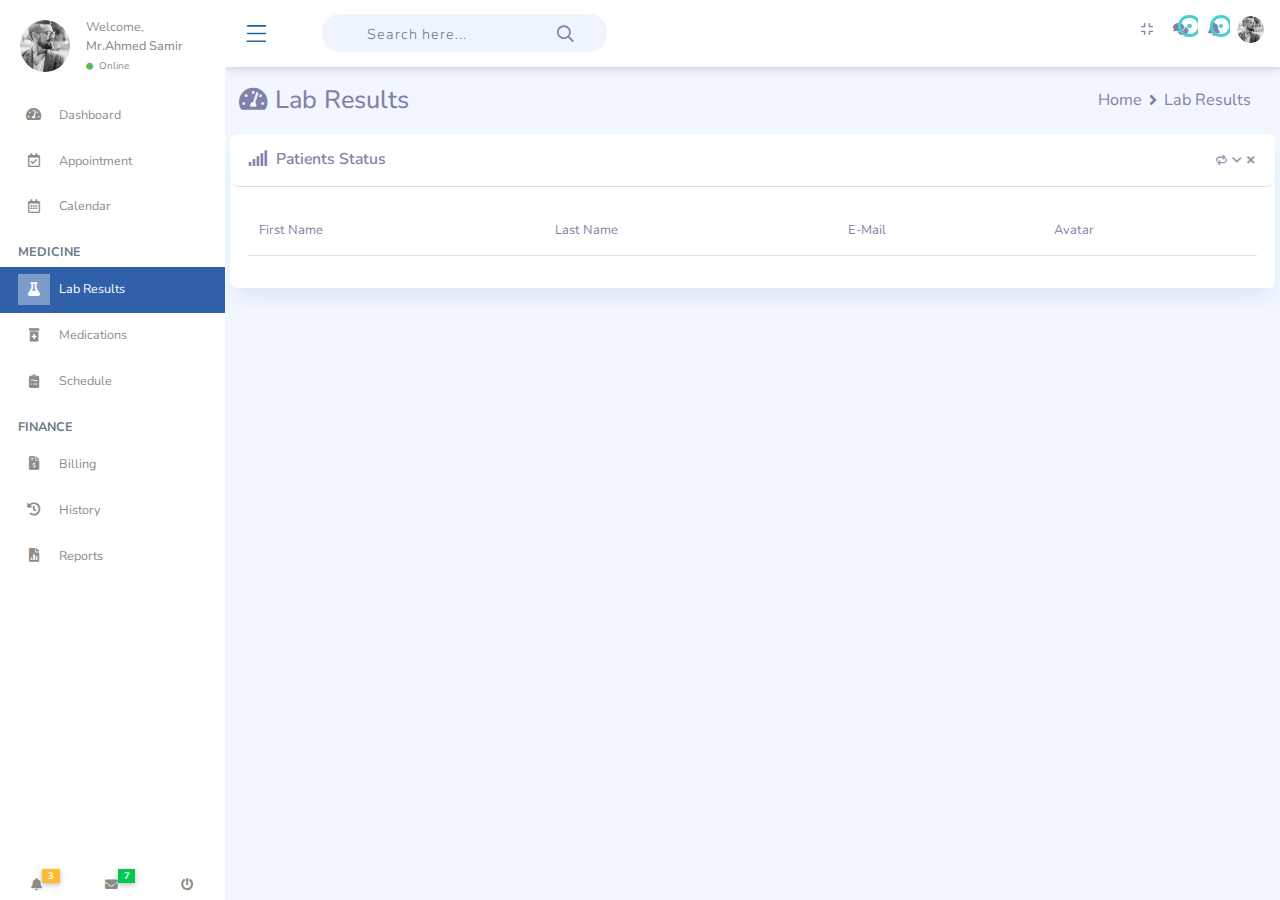
<file: Lab-Results.html>
<!--A Design by Medala Solution
Author: Ahmed Samir
Template Name: MedCare | Personal Care System Template
Author URL: https://www.facebook.com/a7med.samir.93
License URL: https://github.com/a7medsamirf/MedCare/blob/master/LICENSE
-->
<!DOCTYPE html>
<html lang="en" dir="ltr">

<head>
    <meta charset="utf-8">
    <meta name="viewport" content="width=device-width, initial-scale=1, shrink-to-fit=no">
    <meta http-equiv="x-ua-compatible" content="ie=edge">
    <title>MedCare System</title>
    <link rel='stylesheet' href='https://use.fontawesome.com/releases/v5.0.13/css/all.css'>
    <link href="assets/css/uicons-solid-rounded.css" rel="stylesheet">
    <!-- Font Awesome -->
    <link rel="stylesheet" href="assets/css/all.min.css" />
    <!-- Bootstrap core CSS -->
    <link rel="stylesheet" href="assets/css/bootstrap.css" />
    <!-- Material Design Bootstrap -->
    <link rel="stylesheet" href="assets/css/mdb.css" />
    <!-- Material Design Bootstrap -->
    <link rel="stylesheet" href="assets/css/addons/datatables.min.css" />
    <!-- aos animate -->
    <link href="assets/css/modules/aos.css" rel="stylesheet">
    <!-- custom styles (optional) -->
    <link rel="stylesheet" href="assets/css/style.css" />

    <!-- HTML5 Shim and Respond.js IE8 support of HTML5 elements and media queries -->
    <!-- WARNING: Respond.js doesn't work if you view the page via file:// -->
    <!--[if lt IE 9]>
    <script src="https://cdnjs.cloudflare.com/ajax/libs/html5shiv/3.7.3/html5shiv.min.js"></script>
    <script src="https://cdnjs.cloudflare.com/ajax/libs/respond.js/1.4.2/respond.min.js"></script>
    <![endif]-->

</head>

<body class="white-skin" id="home-page">


    <div class="page-wrapper light-theme sidebar-bg bg1 toggled">
        <nav id="sidebar" class="sidebar-wrapper">
            <div class="sidebar-content">
                <!-- sidebar-brand  -->
             <!--    <div class="sidebar-item sidebar-brand">
                    <h1 class="w">MedCare</h1>
                </div> -->
                <!-- sidebar-header  -->
                <div class="sidebar-item sidebar-header d-flex flex-nowrap">
                    <div class="user-pic">
                        <img class="img-responsive rounded-circle" src="assets/images/xs/user-img-1.png" alt="User picture">
                    </div>
                    <div class="user-info">
                        <span class="user-name">Welcome,  </span>
                        <a href="doctor-profile.html" class="user-name" data-toggle="dropdown"><strong>Mr.Ahmed Samir</strong></a>
                        <span class="user-status">
                            <i class="fa fa-circle"></i>
                            <span>Online</span>
                        </span>
                    </div>
                </div>
                <!-- sidebar-search  -->
                <div class="sidebar-item sidebar-search d-md-none">
                    <div>
                        <div class="input-group">
                            <input type="text" class="form-control search-menu" placeholder="Search...">
                            <div class="input-group-append">
                                <span class="input-group-text">
                                    <i class="fa fa-search" aria-hidden="true"></i>
                                </span>
                            </div>
                        </div>
                    </div>
                </div>
                <!-- sidebar-menu  -->
                <div class="sidebar-item sidebar-menu">
                    <ul>
                        <li>
                            <a href="index.html">
                                <i class="fas fa-tachometer-alt"></i>
                                <span class="menu-text">Dashboard </span>
                            </a>
                        </li>
                        <li class="">
                            <a href="app-appointment.html">
                                <i class="far fa-calendar-check"></i>
                                <span class="menu-text">Appointment </span>
                            </a>
                        </li>
                    
                        <li>
                            <a href="Chandler.html">
                                <i class="far fa-calendar-alt"></i>
                                <span class="menu-text">Calendar</span>
                            </a>
                        </li>
                        
                        <li class="header-menu">
                            <span>MEDICINE</span>
                        </li>
                        <li class="active">
                            <a href="Lab-Results.html">
                                <i class="fas fa-flask"></i>
                                <span class="menu-text">Lab Results</span>
                            </a>
                        </li>

                        <li>
                            <a href="">
                                <i class="fas fa-prescription-bottle-alt"></i>
                                <span class="menu-text">Medications</span>
                            </a>
                        </li>
                        <li>
                            <a href="">
                                <i class="fas fa-clipboard-list-check"></i>
                                <span class="menu-text">Schedule</span>
                            </a>
                        </li>

                        <li class="header-menu">
                            <span>FINANCE</span>
                        </li>
                        <li>
                            <a href="">
                                <i class="fas fa-file-invoice-dollar"></i>
                                <span class="menu-text">Billing</span>
                            </a>
                        </li>
                        <li>
                            <a href="">
                                <i class="fas fa-history"></i>
                                <span class="menu-text">History</span>
                            </a>           
                        </li>
                        <li>
                            <a href="">
                                <i class="fas fa-file-chart-line"></i>
                                <span class="menu-text">Reports</span>
                            </a>           
                        </li>
                        
                  
                    </ul>
                </div>
                <!-- sidebar-menu  -->
            </div>
            <!-- sidebar-footer  -->
            <div class="sidebar-footer">
                <div class="dropdown">

                    <a href="#" data-toggle="dropdown" aria-haspopup="true" aria-expanded="false">
                        <i class="fa fa-bell"></i>
                        <span class="badge badge-pill badge-warning notification">3</span>
                    </a>
                    <div class="dropdown-menu notifications" aria-labelledby="dropdownMenuMessage">
                        <div class="notifications-header">
                            <i class="fa fa-bell"></i>
                            Notifications
                        </div>
                        <div class="dropdown-divider"></div>
                        <a class="dropdown-item" href="#">
                            <div class="notification-content">
                                <div class="icon">
                                    <i class="fas fa-check text-success border border-success"></i>
                                </div>
                                <div class="content">
                                    <div class="notification-detail">Lorem ipsum dolor sit amet consectetur
                                        adipisicing
                                        elit. In totam explicabo</div>
                                    <div class="notification-time">
                                        6 minutes ago
                                    </div>
                                </div>
                            </div>
                        </a>
                        <a class="dropdown-item" href="#">
                            <div class="notification-content">
                                <div class="icon">
                                    <i class="fas fa-exclamation text-info border border-info"></i>
                                </div>
                                <div class="content">
                                    <div class="notification-detail">Lorem ipsum dolor sit amet consectetur
                                        adipisicing
                                        elit. In totam explicabo</div>
                                    <div class="notification-time">
                                        Today
                                    </div>
                                </div>
                            </div>
                        </a>
                        <a class="dropdown-item" href="#">
                            <div class="notification-content">
                                <div class="icon">
                                    <i class="fas fa-exclamation-triangle text-warning border border-warning"></i>
                                </div>
                                <div class="content">
                                    <div class="notification-detail">Lorem ipsum dolor sit amet consectetur
                                        adipisicing
                                        elit. In totam explicabo</div>
                                    <div class="notification-time">
                                        Yesterday
                                    </div>
                                </div>
                            </div>
                        </a>
                        <div class="dropdown-divider"></div>
                        <a class="dropdown-item text-center" href="#">View all notifications</a>
                    </div>
                </div>
                <div class="dropdown">
                    <a href="#" data-toggle="dropdown" aria-haspopup="true" aria-expanded="false">
                        <i class="fa fa-envelope"></i>
                        <span class="badge badge-pill badge-success notification">7</span>
                    </a>
                    <div class="dropdown-menu messages" aria-labelledby="dropdownMenuMessage">
                        <div class="messages-header">
                            <i class="fa fa-envelope"></i>
                            Messages
                        </div>
                        <div class="dropdown-divider"></div>
                        <a class="dropdown-item" href="#">
                            <div class="message-content">
                                <div class="pic">
                                    <img src="assets/img/user.jpg" alt="">
                                </div>
                                <div class="content">
                                    <div class="message-title">
                                        <strong> Jhon doe</strong>
                                    </div>
                                    <div class="message-detail">Lorem ipsum dolor sit amet consectetur adipisicing
                                        elit. In totam explicabo</div>
                                </div>
                            </div>

                        </a>
                        <a class="dropdown-item" href="#">
                            <div class="message-content">
                                <div class="pic">
                                    <img src="assets/img/user.jpg" alt="">
                                </div>
                                <div class="content">
                                    <div class="message-title">
                                        <strong> Jhon doe</strong>
                                    </div>
                                    <div class="message-detail">Lorem ipsum dolor sit amet consectetur adipisicing
                                        elit. In totam explicabo</div>
                                </div>
                            </div>

                        </a>
                        <a class="dropdown-item" href="#">
                            <div class="message-content">
                                <div class="pic">
                                    <img src="assets/img/user.jpg" alt="">
                                </div>
                                <div class="content">
                                    <div class="message-title">
                                        <strong> Jhon doe</strong>
                                    </div>
                                    <div class="message-detail">Lorem ipsum dolor sit amet consectetur adipisicing
                                        elit. In totam explicabo</div>
                                </div>
                            </div>
                        </a>
                        <div class="dropdown-divider"></div>
                        <a class="dropdown-item text-center" href="#">View all messages</a>

                    </div>
                </div>

                <div>
                    <a href="Login.html">
                        <i class="fa fa-power-off"></i>
                    </a>
                </div>
                <div class="pinned-footer">
                    <a href="#">
                        <i class="fas fa-ellipsis-h"></i>
                    </a>
                </div>
            </div>
        </nav>

        <!-- page-content  -->
        <main class="page-content">
            <!-- Navbar -->
            <nav class="navbar navbar-toggleable-md navbar-expand-lg scrolling-navbar double-nav">
                <!-- SideNav slide-out button -->

         <div class="iq-menu-bt " id="toggle-sidebar" data-activates="sidebar">

                        <svg class="ham ham6" viewBox="0 0 100 100" width="50" onclick="this.classList.toggle('active')">
                            <path
                                  class="line top"
                                  d="m 30,33 h 40 c 13.100415,0 14.380204,31.80258 6.899646,33.421777 -24.612039,5.327373 9.016154,-52.337577 -12.75751,-30.563913 l -28.284272,28.284272" />
                            <path
                                  class="line middle"
                                  d="m 70,50 c 0,0 -32.213436,0 -40,0 -7.786564,0 -6.428571,-4.640244 -6.428571,-8.571429 0,-5.895471 6.073743,-11.783399 12.286435,-5.570707 6.212692,6.212692 28.284272,28.284272 28.284272,28.284272" />
                            <path
                                  class="line bottom"
                                  d="m 69.575405,67.073826 h -40 c -13.100415,0 -14.380204,-31.80258 -6.899646,-33.421777 24.612039,-5.327373 -9.016154,52.337577 12.75751,30.563913 l 28.284272,-28.284272" />
                          </svg>
                                       
                 </div> 
              <div class="wrapper-menu" id="toggle-sidebar" data-activates="sidebar">
                    <div class="line-menu half start"></div>
                    <div class="line-menu"></div>
                    <div class="line-menu half end"></div>
                </div>

                <!-- Breadcrumb-->

                <div class="search-field d-none d-md-block ml-5">
                    <form class="d-flex align-items-center" action="#">
                        <div class="input-group">
                            <input type="text" class="form-control bg-transparent border-0"
                                placeholder="Search here...">
                            <div class="input-group-prepend bg-transparent">
                                <i class="far fa-search fa-lg"></i>
                            </div>

                        </div>
                    </form>
                </div>

                <ul class="navbar-nav ml-auto nav-flex-icons">
                    <li class="nav-item">
                        <a class="nav-link waves-effect waves-light">
                            <i data-toggle="fullscreen" class="far fa-compress"></i>
                        </a>
                    </li>
                    <li class="nav-item">
                        <a class="nav-link waves-effect waves-light">
                            <i class="fas fa-comments"></i>
                            <span class="notify"></span>
                            <span class="heartbeat"></span>
                        </a>
                    </li>
                    <li class="nav-item">
                        <a class="nav-link waves-effect waves-light">
                            <i class="fas fa-bell"></i>
                            <span class="notify"></span>
                            <span class="heartbeat"></span>
                        </a>
                    </li>
                    <li class="nav-item dropdown">
                        <a class="nav-link d-flex" id="navbarDropdownMenuLink"
                            data-toggle="dropdown" aria-haspopup="true" aria-expanded="true">
                            <img class="img-responsive rounded-circle" src="assets/images/xs/user-img-1.png" alt="User picture" style="width: 30px; position: relative; top: -4px;">
                        </a>
                        <div class="dropdown-menu dropdown-menu-right shadow animated fadeInRight"
                            aria-labelledby="userDropdown">
                            <a class="dropdown-item" href="doctor-profile.html">
                                <i class="fas fa-user fa-sm fa-fw mr-2 text-gray-400"></i>
                                Profile
                            </a>
                            <a class="dropdown-item" href="#">
                                <i class="fas fa-cogs fa-sm fa-fw mr-2 text-gray-400"></i>
                                Settings
                            </a>
                            <a class="dropdown-item" href="#">
                                <i class="fas fa-list fa-sm fa-fw mr-2 text-gray-400"></i>
                                Activity Log
                            </a>
                            <div class="dropdown-divider"></div>
                            <a class="dropdown-item" href="login.html">
                                <i class="fas fa-sign-out-alt fa-sm fa-fw mr-2 text-gray-400"></i>
                                Logout
                            </a>
                        </div>
                    </li>

                </ul>

            </nav>
            <!-- /.Navbar -->

            <div id="overlay" class="overlay"></div>


            <div class="container-fluid p-3">
                <div class="d-sm-flex align-items-center justify-content-between mb-3">
                    <h1 class="h3 mb-0 text-gray-800 breadcrumb-icone"><i
                            class="fas fa-tachometer-alt mr-2"></i>Lab Results</h1>
                    <nav aria-label="breadcrumb ">
                        <ol class="breadcrumb">
                            <li class="breadcrumb-item"><a href="index.html">Home</a></li>
                            <li class="breadcrumb-item active">Lab Results</li>
                        </ol>
                    </nav>
                </div>

                <div class="row">
                    <div class="col-lg-12 col-sm-12 mb-2">
                        <div class="card card-list">
                            <!-- Card Header - Dropdown -->
                            <div class="card-header white d-flex justify-content-between align-items-center py-3">
                                <p class="h5-responsive font-weight-bold mb-0"><i
                                        class="fas fa-signal pr-2"></i>Patients Status</p>
                                <div class="tools">
                                    <a class="fa fa-repeat btn-color box-refresh" href="javascript:;"></a>
                                    <a class="t-collapse btn-color fa fa-chevron-down" href="javascript:;"></a>
                                    <a class="t-close btn-color fa fa-times" href="javascript:;"></a>
                                </div>
                            </div>
        
                            <div class="card-body">
                                <table class="table">
                                    <thead>
                                        <tr>
                                            <th scope="col">First Name</th>
                                            <th scope="col">Last Name</th>
                                            <th scope="col">E-Mail</th>
                                            <th scope="col">Avatar</th>
                                        </tr>
                                    </thead>
                                    <tbody>

        


                                    </tbody>
                                </table>
                            </div>
                        </div>
                    </div>
                </div>



            </div>

    




</main>
<!-- page-content" -->
</div>
<!-- page-wrapper -->



        <!-- SCRIPTS -->
    <!-- JQuery -->
    <script type="text/javascript" src="assets/js/jquery-3.4.1.min.js"></script>
    <!-- Bootstrap tooltips -->
    <script type="text/javascript" src="assets/js/popper.min.js"></script>
    <!-- Bootstrap core JavaScript -->
    <script type="text/javascript" src="assets/js/bootstrap.min.js"></script>
    <!-- full screen JavaScript -->
    <script type="text/javascript" src="assets/js/jquery.full.screen.min.js"></script>
    <!-- datatables JavaScript -->
    <script type="text/javascript" src="assets/js/addons/datatables.min.js"></script>
    <!-- MDB core JavaScript -->
    <script type="text/javascript" src="assets/js/mdb.min.js"></script>
    <!--  ajax -->
    <script type="text/javascript" src="assets/js/ajax.js"></script>
    <!-- Custom JavaScript -->
    <script type="text/javascript" src="assets/js/custom.js"></script>
</body>

</html>
</file>
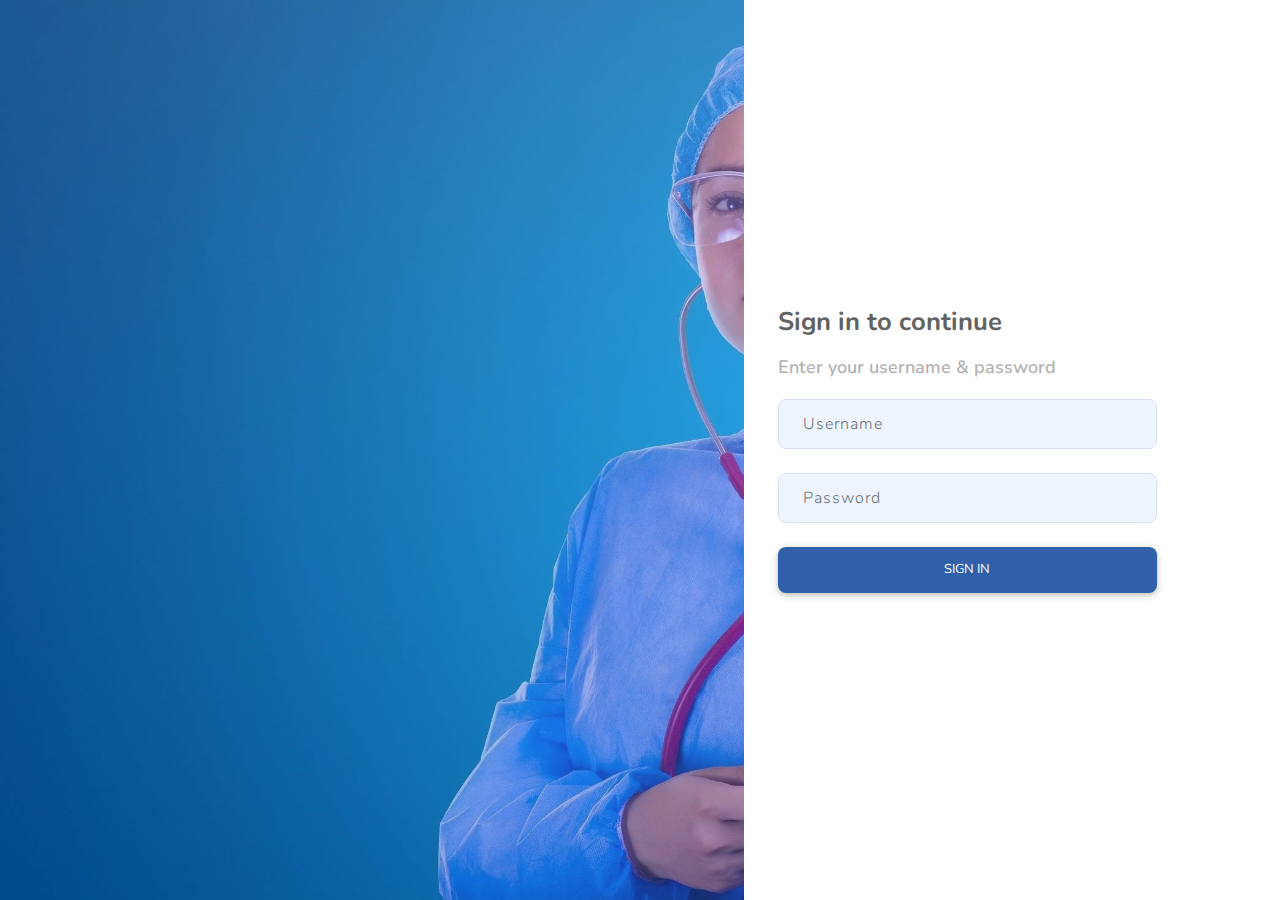
<file: login.html>
<!--A Design by Med Coder
    Author: Ahmed Samir
    Template Name: MedCare | Personal Care System Template
    Author URL: https://www.facebook.com/a7med.samir.93
    License URL: https://github.com/a7medsamirf/MedCare/blob/master/LICENSE
    -->
    <!DOCTYPE html>
    <html lang="en" dir="ltr">
    
    <head>
        <meta charset="utf-8">
        <meta name="viewport" content="width=device-width, initial-scale=1, shrink-to-fit=no">
        <meta http-equiv="x-ua-compatible" content="ie=edge">
        <title>MedCare System</title>
    
        <!-- Font Awesome -->
        <link rel="stylesheet" href="assets/css/all.min.css" />
        <!-- Bootstrap core CSS -->
        <link rel="stylesheet" href="assets/css/bootstrap.css" />
        <!-- Material Design Bootstrap -->
        <link rel="stylesheet" href="assets/css/mdb.css" />
        <!-- custom styles (optional) -->
        <link rel="stylesheet" href="assets/css/style.css" />
    
        <!-- HTML5 Shim and Respond.js IE8 support of HTML5 elements and media queries -->
        <!-- WARNING: Respond.js doesn't work if you view the page via file:// -->
        <!--[if lt IE 9]>
        <script src="https://cdnjs.cloudflare.com/ajax/libs/html5shiv/3.7.3/html5shiv.min.js"></script>
        <script src="https://cdnjs.cloudflare.com/ajax/libs/respond.js/1.4.2/respond.min.js"></script>
        <![endif]-->
    
    </head>
    <style>
        body{
            zoom: 100%;
            zoom: 1;
        }
        .login-img{
            height: 100vh;
        }
          .hm-gradient {
        background: linear-gradient(40deg, rgba(0,51,199,.3), rgba(209,149,249,.3));
      }
      .heading {
            font-size: 1.6rem;
            font-weight: 700;
            color: #626262 !important;
      }
      .subheading {
        margin: 2.5rem 6rem;
        color: #bcb2c0;
      }
      .btn.btn-margin {
        margin-left: 6rem;
        margin-top: 3rem;
      }
      .btn.btn-lily {
        background: linear-gradient(40deg, rgba(0,51,199,.7), rgba(209,149,249,.7));
        color: #fff;
      }
      .title {
        margin-top: 6rem;
        margin-bottom: 2rem;
        color: #5d4267;
      }
      .subtitle {
        color: #bcb2c0;
        margin-left: 20%;
        margin-right: 20%;
        margin-bottom: 6rem;
      }
      p {
    font-weight: 600;
    font-size: 18px;
    color: #b3b3b3;
}
.btn-info {
    color: #fff;
    background-color: #3060aa !important;
}
    </style>
    
    <body class="white-skin" id="login-page">
    
    <!--     <div class="bg-title"></div>
     -->
    
    
      <!-- Intro -->
      <section class="view" id="login">
    
        <div class="row">
            <div class="col-md-7">
                <div class="view">
                    <img src="assets/images/login3.jpg" class="img-responsive login-img" alt="smaple image">
                    <div class="mask flex-center hm-gradient">
                    </div>
                  </div>


              </div>
    
          <div class="col-md-4">
            <div class="d-flex flex-column justify-content-center h-100 p-4">
                <h1 class="heading mb-3">Sign in to continue</h1>
                <p>Enter your username & password </p>
           <!-- Default form login -->
    <form>
    

    
        <!-- Email -->
        <input type="email" id="defaultLoginFormEmail" class="form-control mb-4 p-4" placeholder="Username">
    
        <!-- Password -->
        <input type="password" id="defaultLoginFormPassword" class="form-control mb-4 p-4" placeholder="Password">
    

        <!-- Sign in button -->
        <a class="btn btn-info btn-block" type="submit" href="index.html">Sign in</a>
    

    
    
    
    </form>
    <!-- Default form login -->
            </div>
    
          </div>
    
    
    
        </div>
    
      </section>
      <!-- Intro -->
    
    
    
    
        <!-- SCRIPTS -->
        <!-- JQuery -->
        <script type="text/javascript" src="assets/js/jquery-3.4.1.min.js"></script>
        <!-- Bootstrap tooltips -->
        <script type="text/javascript" src="assets/js/popper.min.js"></script>
        <!-- Bootstrap core JavaScript -->
        <script type="text/javascript" src="assets/js/bootstrap.min.js"></script>
        <!-- MDB core JavaScript -->
        <script type="text/javascript" src="assets/js/mdb.min.js"></script>
        <!-- Custom JavaScript -->
        <script type="text/javascript" src="assets/js/custom.js"></script>
    
    </body>
    
    </html>
</file>
<file: assets/css/uicons-solid-rounded.css>
@font-face {
font-family: "uicons-solid-rounded";
src: url("../webfonts/uicons-solid-rounded.eot#iefix") format("embedded-opentype"),
url("../webfonts/uicons-solid-rounded.woff2") format("woff2"),
url("../webfonts/uicons-solid-rounded.woff") format("woff");
}

    i[class^="fi-sr-"]:before, i[class*=" fi-sr-"]:before, span[class^="fi-sr-"]:before, span[class*="fi-sr-"]:before {
font-family: uicons-solid-rounded !important;
font-style: normal;
font-weight: normal !important;
font-variant: normal;
text-transform: none;
line-height: 1;
-webkit-font-smoothing: antialiased;
-moz-osx-font-smoothing: grayscale;
}

        .fi-sr-add-document:before {
    content: "\f101";
    }
        .fi-sr-add-folder:before {
    content: "\f102";
    }
        .fi-sr-add:before {
    content: "\f103";
    }
        .fi-sr-address-book:before {
    content: "\f104";
    }
        .fi-sr-alarm-clock:before {
    content: "\f105";
    }
        .fi-sr-alarm-plus:before {
    content: "\f106";
    }
        .fi-sr-alarm-snooze:before {
    content: "\f107";
    }
        .fi-sr-align-center:before {
    content: "\f108";
    }
        .fi-sr-align-justify:before {
    content: "\f109";
    }
        .fi-sr-align-left:before {
    content: "\f10a";
    }
        .fi-sr-align-right:before {
    content: "\f10b";
    }
        .fi-sr-ambulance:before {
    content: "\f10c";
    }
        .fi-sr-angle-circle-down:before {
    content: "\f10d";
    }
        .fi-sr-angle-circle-left:before {
    content: "\f10e";
    }
        .fi-sr-angle-circle-right:before {
    content: "\f10f";
    }
        .fi-sr-angle-circle-up:before {
    content: "\f110";
    }
        .fi-sr-angle-double-left:before {
    content: "\f111";
    }
        .fi-sr-angle-double-right:before {
    content: "\f112";
    }
        .fi-sr-angle-double-small-down:before {
    content: "\f113";
    }
        .fi-sr-angle-double-small-left:before {
    content: "\f114";
    }
        .fi-sr-angle-double-small-right:before {
    content: "\f115";
    }
        .fi-sr-angle-double-small-up:before {
    content: "\f116";
    }
        .fi-sr-angle-down:before {
    content: "\f117";
    }
        .fi-sr-angle-left:before {
    content: "\f118";
    }
        .fi-sr-angle-right:before {
    content: "\f119";
    }
        .fi-sr-angle-small-down:before {
    content: "\f11a";
    }
        .fi-sr-angle-small-left:before {
    content: "\f11b";
    }
        .fi-sr-angle-small-right:before {
    content: "\f11c";
    }
        .fi-sr-angle-small-up:before {
    content: "\f11d";
    }
        .fi-sr-angle-square-down:before {
    content: "\f11e";
    }
        .fi-sr-angle-square-left:before {
    content: "\f11f";
    }
        .fi-sr-angle-square-right:before {
    content: "\f120";
    }
        .fi-sr-angle-square-up:before {
    content: "\f121";
    }
        .fi-sr-angle-up:before {
    content: "\f122";
    }
        .fi-sr-angry:before {
    content: "\f123";
    }
        .fi-sr-apple-whole:before {
    content: "\f124";
    }
        .fi-sr-apps-add:before {
    content: "\f125";
    }
        .fi-sr-apps-delete:before {
    content: "\f126";
    }
        .fi-sr-apps-sort:before {
    content: "\f127";
    }
        .fi-sr-apps:before {
    content: "\f128";
    }
        .fi-sr-archive:before {
    content: "\f129";
    }
        .fi-sr-arrow-alt-circle-down:before {
    content: "\f12a";
    }
        .fi-sr-arrow-alt-circle-left:before {
    content: "\f12b";
    }
        .fi-sr-arrow-alt-circle-right:before {
    content: "\f12c";
    }
        .fi-sr-arrow-alt-circle-up:before {
    content: "\f12d";
    }
        .fi-sr-arrow-alt-down:before {
    content: "\f12e";
    }
        .fi-sr-arrow-alt-from-bottom:before {
    content: "\f12f";
    }
        .fi-sr-arrow-alt-from-left:before {
    content: "\f130";
    }
        .fi-sr-arrow-alt-from-right:before {
    content: "\f131";
    }
        .fi-sr-arrow-alt-from-top:before {
    content: "\f132";
    }
        .fi-sr-arrow-alt-left:before {
    content: "\f133";
    }
        .fi-sr-arrow-alt-right:before {
    content: "\f134";
    }
        .fi-sr-arrow-alt-square-down:before {
    content: "\f135";
    }
        .fi-sr-arrow-alt-square-left:before {
    content: "\f136";
    }
        .fi-sr-arrow-alt-square-right:before {
    content: "\f137";
    }
        .fi-sr-arrow-alt-square-up:before {
    content: "\f138";
    }
        .fi-sr-arrow-alt-to-bottom:before {
    content: "\f139";
    }
        .fi-sr-arrow-alt-to-left:before {
    content: "\f13a";
    }
        .fi-sr-arrow-alt-to-right:before {
    content: "\f13b";
    }
        .fi-sr-arrow-alt-to-top:before {
    content: "\f13c";
    }
        .fi-sr-arrow-alt-up:before {
    content: "\f13d";
    }
        .fi-sr-arrow-circle-down:before {
    content: "\f13e";
    }
        .fi-sr-arrow-circle-left:before {
    content: "\f13f";
    }
        .fi-sr-arrow-circle-right:before {
    content: "\f140";
    }
        .fi-sr-arrow-circle-up:before {
    content: "\f141";
    }
        .fi-sr-arrow-down:before {
    content: "\f142";
    }
        .fi-sr-arrow-from-bottom:before {
    content: "\f143";
    }
        .fi-sr-arrow-from-left:before {
    content: "\f144";
    }
        .fi-sr-arrow-from-right:before {
    content: "\f145";
    }
        .fi-sr-arrow-from-top:before {
    content: "\f146";
    }
        .fi-sr-arrow-left:before {
    content: "\f147";
    }
        .fi-sr-arrow-right:before {
    content: "\f148";
    }
        .fi-sr-arrow-small-down:before {
    content: "\f149";
    }
        .fi-sr-arrow-small-left:before {
    content: "\f14a";
    }
        .fi-sr-arrow-small-right:before {
    content: "\f14b";
    }
        .fi-sr-arrow-small-up:before {
    content: "\f14c";
    }
        .fi-sr-arrow-square-down:before {
    content: "\f14d";
    }
        .fi-sr-arrow-square-left:before {
    content: "\f14e";
    }
        .fi-sr-arrow-square-right:before {
    content: "\f14f";
    }
        .fi-sr-arrow-square-up:before {
    content: "\f150";
    }
        .fi-sr-arrow-to-bottom:before {
    content: "\f151";
    }
        .fi-sr-arrow-to-left:before {
    content: "\f152";
    }
        .fi-sr-arrow-to-right:before {
    content: "\f153";
    }
        .fi-sr-arrow-to-top:before {
    content: "\f154";
    }
        .fi-sr-arrow-up:before {
    content: "\f155";
    }
        .fi-sr-arrows-alt-h:before {
    content: "\f156";
    }
        .fi-sr-arrows-alt-v:before {
    content: "\f157";
    }
        .fi-sr-arrows-alt:before {
    content: "\f158";
    }
        .fi-sr-arrows-h-copy:before {
    content: "\f159";
    }
        .fi-sr-arrows-h:before {
    content: "\f15a";
    }
        .fi-sr-arrows:before {
    content: "\f15b";
    }
        .fi-sr-assept-document:before {
    content: "\f15c";
    }
        .fi-sr-assistive-listening-systems:before {
    content: "\f15d";
    }
        .fi-sr-asterik:before {
    content: "\f15e";
    }
        .fi-sr-at:before {
    content: "\f15f";
    }
        .fi-sr-aubergine:before {
    content: "\f160";
    }
        .fi-sr-avocado:before {
    content: "\f161";
    }
        .fi-sr-baby-carriage:before {
    content: "\f162";
    }
        .fi-sr-backpack:before {
    content: "\f163";
    }
        .fi-sr-bacon:before {
    content: "\f164";
    }
        .fi-sr-badge:before {
    content: "\f165";
    }
        .fi-sr-balloons:before {
    content: "\f166";
    }
        .fi-sr-ban:before {
    content: "\f167";
    }
        .fi-sr-band-aid:before {
    content: "\f168";
    }
        .fi-sr-bank:before {
    content: "\f169";
    }
        .fi-sr-barber-shop:before {
    content: "\f16a";
    }
        .fi-sr-baseball-alt:before {
    content: "\f16b";
    }
        .fi-sr-baseball:before {
    content: "\f16c";
    }
        .fi-sr-basketball-hoop:before {
    content: "\f16d";
    }
        .fi-sr-basketball:before {
    content: "\f16e";
    }
        .fi-sr-bed:before {
    content: "\f16f";
    }
        .fi-sr-beer:before {
    content: "\f170";
    }
        .fi-sr-bell-ring:before {
    content: "\f171";
    }
        .fi-sr-bell-school:before {
    content: "\f172";
    }
        .fi-sr-bell:before {
    content: "\f173";
    }
        .fi-sr-bike:before {
    content: "\f174";
    }
        .fi-sr-biking-mountain:before {
    content: "\f175";
    }
        .fi-sr-biking:before {
    content: "\f176";
    }
        .fi-sr-billiard:before {
    content: "\f177";
    }
        .fi-sr-bold:before {
    content: "\f178";
    }
        .fi-sr-bolt:before {
    content: "\f179";
    }
        .fi-sr-book-alt:before {
    content: "\f17a";
    }
        .fi-sr-book:before {
    content: "\f17b";
    }
        .fi-sr-bookmark:before {
    content: "\f17c";
    }
        .fi-sr-bottle:before {
    content: "\f17d";
    }
        .fi-sr-bow-arrow:before {
    content: "\f17e";
    }
        .fi-sr-bowling-ball:before {
    content: "\f17f";
    }
        .fi-sr-bowling-pins:before {
    content: "\f180";
    }
        .fi-sr-bowling:before {
    content: "\f181";
    }
        .fi-sr-box-alt:before {
    content: "\f182";
    }
        .fi-sr-box:before {
    content: "\f183";
    }
        .fi-sr-boxing-glove:before {
    content: "\f184";
    }
        .fi-sr-braille:before {
    content: "\f185";
    }
        .fi-sr-bread-slice:before {
    content: "\f186";
    }
        .fi-sr-bread:before {
    content: "\f187";
    }
        .fi-sr-briefcase:before {
    content: "\f188";
    }
        .fi-sr-broccoli:before {
    content: "\f189";
    }
        .fi-sr-broom:before {
    content: "\f18a";
    }
        .fi-sr-browser:before {
    content: "\f18b";
    }
        .fi-sr-brush:before {
    content: "\f18c";
    }
        .fi-sr-bug:before {
    content: "\f18d";
    }
        .fi-sr-building:before {
    content: "\f18e";
    }
        .fi-sr-bulb:before {
    content: "\f18f";
    }
        .fi-sr-burrito:before {
    content: "\f190";
    }
        .fi-sr-bus-alt:before {
    content: "\f191";
    }
        .fi-sr-bus:before {
    content: "\f192";
    }
        .fi-sr-butterfly:before {
    content: "\f193";
    }
        .fi-sr-cake-birthday:before {
    content: "\f194";
    }
        .fi-sr-cake-wedding:before {
    content: "\f195";
    }
        .fi-sr-calculator:before {
    content: "\f196";
    }
        .fi-sr-calendar-check:before {
    content: "\f197";
    }
        .fi-sr-calendar-clock:before {
    content: "\f198";
    }
        .fi-sr-calendar-exclamation:before {
    content: "\f199";
    }
        .fi-sr-calendar-lines-pen:before {
    content: "\f19a";
    }
        .fi-sr-calendar-lines:before {
    content: "\f19b";
    }
        .fi-sr-calendar-minus:before {
    content: "\f19c";
    }
        .fi-sr-calendar-pen:before {
    content: "\f19d";
    }
        .fi-sr-calendar-plus:before {
    content: "\f19e";
    }
        .fi-sr-calendar:before {
    content: "\f19f";
    }
        .fi-sr-call-history:before {
    content: "\f1a0";
    }
        .fi-sr-call-incoming:before {
    content: "\f1a1";
    }
        .fi-sr-call-missed:before {
    content: "\f1a2";
    }
        .fi-sr-call-outgoing:before {
    content: "\f1a3";
    }
        .fi-sr-camera:before {
    content: "\f1a4";
    }
        .fi-sr-camping:before {
    content: "\f1a5";
    }
        .fi-sr-candy-alt:before {
    content: "\f1a6";
    }
        .fi-sr-candy:before {
    content: "\f1a7";
    }
        .fi-sr-canned-food:before {
    content: "\f1a8";
    }
        .fi-sr-car-alt:before {
    content: "\f1a9";
    }
        .fi-sr-car-battery:before {
    content: "\f1aa";
    }
        .fi-sr-car-building:before {
    content: "\f1ab";
    }
        .fi-sr-car-bump:before {
    content: "\f1ac";
    }
        .fi-sr-car-bus:before {
    content: "\f1ad";
    }
        .fi-sr-car-crash:before {
    content: "\f1ae";
    }
        .fi-sr-car-garage:before {
    content: "\f1af";
    }
        .fi-sr-car-mechanic:before {
    content: "\f1b0";
    }
        .fi-sr-car-side:before {
    content: "\f1b1";
    }
        .fi-sr-car-tilt:before {
    content: "\f1b2";
    }
        .fi-sr-car-wash:before {
    content: "\f1b3";
    }
        .fi-sr-car:before {
    content: "\f1b4";
    }
        .fi-sr-caravan-alt:before {
    content: "\f1b5";
    }
        .fi-sr-caravan:before {
    content: "\f1b6";
    }
        .fi-sr-caret-circle-down:before {
    content: "\f1b7";
    }
        .fi-sr-caret-circle-right:before {
    content: "\f1b8";
    }
        .fi-sr-caret-circle-up:before {
    content: "\f1b9";
    }
        .fi-sr-caret-down:before {
    content: "\f1ba";
    }
        .fi-sr-caret-left:before {
    content: "\f1bb";
    }
        .fi-sr-caret-quare-up:before {
    content: "\f1bc";
    }
        .fi-sr-caret-right:before {
    content: "\f1bd";
    }
        .fi-sr-caret-square-down:before {
    content: "\f1be";
    }
        .fi-sr-caret-square-left_1:before {
    content: "\f1bf";
    }
        .fi-sr-caret-square-left:before {
    content: "\f1c0";
    }
        .fi-sr-caret-square-right:before {
    content: "\f1c1";
    }
        .fi-sr-caret-up:before {
    content: "\f1c2";
    }
        .fi-sr-carrot:before {
    content: "\f1c3";
    }
        .fi-sr-cars:before {
    content: "\f1c4";
    }
        .fi-sr-charging-station:before {
    content: "\f1c5";
    }
        .fi-sr-chart-connected:before {
    content: "\f1c6";
    }
        .fi-sr-chart-histogram:before {
    content: "\f1c7";
    }
        .fi-sr-chart-network:before {
    content: "\f1c8";
    }
        .fi-sr-chart-pie-alt:before {
    content: "\f1c9";
    }
        .fi-sr-chart-pie:before {
    content: "\f1ca";
    }
        .fi-sr-chart-pyramid:before {
    content: "\f1cb";
    }
        .fi-sr-chart-set-theory:before {
    content: "\f1cc";
    }
        .fi-sr-chart-tree:before {
    content: "\f1cd";
    }
        .fi-sr-chat-arrow-down:before {
    content: "\f1ce";
    }
        .fi-sr-chat-arrow-grow:before {
    content: "\f1cf";
    }
        .fi-sr-check:before {
    content: "\f1d0";
    }
        .fi-sr-checkbox:before {
    content: "\f1d1";
    }
        .fi-sr-cheese:before {
    content: "\f1d2";
    }
        .fi-sr-cherry:before {
    content: "\f1d3";
    }
        .fi-sr-chess-piece:before {
    content: "\f1d4";
    }
        .fi-sr-chess-bishop:before {
    content: "\f1d5";
    }
        .fi-sr-chess-board:before {
    content: "\f1d6";
    }
        .fi-sr-chess-clock-alt:before {
    content: "\f1d7";
    }
        .fi-sr-chess-clock:before {
    content: "\f1d8";
    }
        .fi-sr-chess-king-alt:before {
    content: "\f1d9";
    }
        .fi-sr-chess-king:before {
    content: "\f1da";
    }
        .fi-sr-chess-knight-alt:before {
    content: "\f1db";
    }
        .fi-sr-chess-knight:before {
    content: "\f1dc";
    }
        .fi-sr-chess-pawn-alt:before {
    content: "\f1dd";
    }
        .fi-sr-chess-pawn:before {
    content: "\f1de";
    }
        .fi-sr-chess-queen-alt:before {
    content: "\f1df";
    }
        .fi-sr-chess-queen:before {
    content: "\f1e0";
    }
        .fi-sr-chess-rook-alt:before {
    content: "\f1e1";
    }
        .fi-sr-chess-rook:before {
    content: "\f1e2";
    }
        .fi-sr-chess:before {
    content: "\f1e3";
    }
        .fi-sr-chevron-double-down:before {
    content: "\f1e4";
    }
        .fi-sr-chevron-double-up:before {
    content: "\f1e5";
    }
        .fi-sr-child-head:before {
    content: "\f1e6";
    }
        .fi-sr-chocolate:before {
    content: "\f1e7";
    }
        .fi-sr-circle-small:before {
    content: "\f1e8";
    }
        .fi-sr-circle:before {
    content: "\f1e9";
    }
        .fi-sr-clip:before {
    content: "\f1ea";
    }
        .fi-sr-clock-eight-thirty:before {
    content: "\f1eb";
    }
        .fi-sr-clock-eleven-thirty:before {
    content: "\f1ec";
    }
        .fi-sr-clock-eleven:before {
    content: "\f1ed";
    }
        .fi-sr-clock-five-thirty:before {
    content: "\f1ee";
    }
        .fi-sr-clock-five:before {
    content: "\f1ef";
    }
        .fi-sr-clock-four-thirty:before {
    content: "\f1f0";
    }
        .fi-sr-clock-nine-thirty:before {
    content: "\f1f1";
    }
        .fi-sr-clock-nine:before {
    content: "\f1f2";
    }
        .fi-sr-clock-one-thirty:before {
    content: "\f1f3";
    }
        .fi-sr-clock-one:before {
    content: "\f1f4";
    }
        .fi-sr-clock-seven-thirty:before {
    content: "\f1f5";
    }
        .fi-sr-clock-seven:before {
    content: "\f1f6";
    }
        .fi-sr-clock-six-thirty:before {
    content: "\f1f7";
    }
        .fi-sr-clock-six:before {
    content: "\f1f8";
    }
        .fi-sr-clock-ten-thirty:before {
    content: "\f1f9";
    }
        .fi-sr-clock-ten:before {
    content: "\f1fa";
    }
        .fi-sr-clock-three-thirty:before {
    content: "\f1fb";
    }
        .fi-sr-clock-three:before {
    content: "\f1fc";
    }
        .fi-sr-clock-twelve-thirty:before {
    content: "\f1fd";
    }
        .fi-sr-clock-twelve:before {
    content: "\f1fe";
    }
        .fi-sr-clock-two-thirty:before {
    content: "\f1ff";
    }
        .fi-sr-clock-two:before {
    content: "\f200";
    }
        .fi-sr-clock:before {
    content: "\f201";
    }
        .fi-sr-cloud-upload:before {
    content: "\f202";
    }
        .fi-sr-cloud-check:before {
    content: "\f203";
    }
        .fi-sr-cloud-disabled:before {
    content: "\f204";
    }
        .fi-sr-cloud-download-alt:before {
    content: "\f205";
    }
        .fi-sr-cloud-download:before {
    content: "\f206";
    }
        .fi-sr-cloud-drizzle:before {
    content: "\f207";
    }
        .fi-sr-cloud-hail-mixed:before {
    content: "\f208";
    }
        .fi-sr-cloud-hail:before {
    content: "\f209";
    }
        .fi-sr-cloud-moon-rain:before {
    content: "\f20a";
    }
        .fi-sr-cloud-moon:before {
    content: "\f20b";
    }
        .fi-sr-cloud-rain:before {
    content: "\f20c";
    }
        .fi-sr-cloud-rainbow:before {
    content: "\f20d";
    }
        .fi-sr-cloud-share:before {
    content: "\f20e";
    }
        .fi-sr-cloud-showers-heavy:before {
    content: "\f20f";
    }
        .fi-sr-cloud-showers:before {
    content: "\f210";
    }
        .fi-sr-cloud-sleet:before {
    content: "\f211";
    }
        .fi-sr-cloud-snow:before {
    content: "\f212";
    }
        .fi-sr-cloud-sun-rain:before {
    content: "\f213";
    }
        .fi-sr-cloud-sun:before {
    content: "\f214";
    }
        .fi-sr-cloud-upload-alt:before {
    content: "\f215";
    }
        .fi-sr-cloud:before {
    content: "\f216";
    }
        .fi-sr-clouds-moon:before {
    content: "\f217";
    }
        .fi-sr-clouds-sun:before {
    content: "\f218";
    }
        .fi-sr-clouds:before {
    content: "\f219";
    }
        .fi-sr-club:before {
    content: "\f21a";
    }
        .fi-sr-cocktail-alt:before {
    content: "\f21b";
    }
        .fi-sr-cocktail:before {
    content: "\f21c";
    }
        .fi-sr-coffee-pot:before {
    content: "\f21d";
    }
        .fi-sr-coffee:before {
    content: "\f21e";
    }
        .fi-sr-comment-alt:before {
    content: "\f21f";
    }
        .fi-sr-comment-check:before {
    content: "\f220";
    }
        .fi-sr-comment-heart:before {
    content: "\f221";
    }
        .fi-sr-comment-info:before {
    content: "\f222";
    }
        .fi-sr-comment-user:before {
    content: "\f223";
    }
        .fi-sr-comment:before {
    content: "\f224";
    }
        .fi-sr-comments:before {
    content: "\f225";
    }
        .fi-sr-compress-alt:before {
    content: "\f226";
    }
        .fi-sr-compress:before {
    content: "\f227";
    }
        .fi-sr-computer:before {
    content: "\f228";
    }
        .fi-sr-confetti:before {
    content: "\f229";
    }
        .fi-sr-cookie:before {
    content: "\f22a";
    }
        .fi-sr-copy-alt:before {
    content: "\f22b";
    }
        .fi-sr-copy:before {
    content: "\f22c";
    }
        .fi-sr-copyright:before {
    content: "\f22d";
    }
        .fi-sr-corn:before {
    content: "\f22e";
    }
        .fi-sr-cow:before {
    content: "\f22f";
    }
        .fi-sr-cream:before {
    content: "\f230";
    }
        .fi-sr-credit-card:before {
    content: "\f231";
    }
        .fi-sr-cricket:before {
    content: "\f232";
    }
        .fi-sr-croissant:before {
    content: "\f233";
    }
        .fi-sr-cross-circle:before {
    content: "\f234";
    }
        .fi-sr-cross-small:before {
    content: "\f235";
    }
        .fi-sr-cross:before {
    content: "\f236";
    }
        .fi-sr-crown:before {
    content: "\f237";
    }
        .fi-sr-cube:before {
    content: "\f238";
    }
        .fi-sr-cupcake:before {
    content: "\f239";
    }
        .fi-sr-curling:before {
    content: "\f23a";
    }
        .fi-sr-cursor-finger:before {
    content: "\f23b";
    }
        .fi-sr-cursor-plus:before {
    content: "\f23c";
    }
        .fi-sr-cursor-text-alt:before {
    content: "\f23d";
    }
        .fi-sr-cursor-text:before {
    content: "\f23e";
    }
        .fi-sr-cursor:before {
    content: "\f23f";
    }
        .fi-sr-dart:before {
    content: "\f240";
    }
        .fi-sr-dashboard:before {
    content: "\f241";
    }
        .fi-sr-data-transfer:before {
    content: "\f242";
    }
        .fi-sr-database:before {
    content: "\f243";
    }
        .fi-sr-delete-document:before {
    content: "\f244";
    }
        .fi-sr-delete-user:before {
    content: "\f245";
    }
        .fi-sr-delete:before {
    content: "\f246";
    }
        .fi-sr-dewpoint:before {
    content: "\f247";
    }
        .fi-sr-diamond:before {
    content: "\f248";
    }
        .fi-sr-dice-alt:before {
    content: "\f249";
    }
        .fi-sr-dice-d10:before {
    content: "\f24a";
    }
        .fi-sr-dice-d12:before {
    content: "\f24b";
    }
        .fi-sr-dice-d20:before {
    content: "\f24c";
    }
        .fi-sr-dice-d4:before {
    content: "\f24d";
    }
        .fi-sr-dice-d6:before {
    content: "\f24e";
    }
        .fi-sr-dice-d8:before {
    content: "\f24f";
    }
        .fi-sr-dice-four:before {
    content: "\f250";
    }
        .fi-sr-dice-one:before {
    content: "\f251";
    }
        .fi-sr-dice-six:before {
    content: "\f252";
    }
        .fi-sr-dice-three:before {
    content: "\f253";
    }
        .fi-sr-dice-two:before {
    content: "\f254";
    }
        .fi-sr-dice:before {
    content: "\f255";
    }
        .fi-sr-diploma:before {
    content: "\f256";
    }
        .fi-sr-disco-ball:before {
    content: "\f257";
    }
        .fi-sr-disk:before {
    content: "\f258";
    }
        .fi-sr-dizzy:before {
    content: "\f259";
    }
        .fi-sr-doctor:before {
    content: "\f25a";
    }
        .fi-sr-document-signed:before {
    content: "\f25b";
    }
        .fi-sr-document:before {
    content: "\f25c";
    }
        .fi-sr-dollar:before {
    content: "\f25d";
    }
        .fi-sr-download:before {
    content: "\f25e";
    }
        .fi-sr-dreidel:before {
    content: "\f25f";
    }
        .fi-sr-drink-alt:before {
    content: "\f260";
    }
        .fi-sr-drumstick:before {
    content: "\f261";
    }
        .fi-sr-duplicate:before {
    content: "\f262";
    }
        .fi-sr-e-learning:before {
    content: "\f263";
    }
        .fi-sr-earnings:before {
    content: "\f264";
    }
        .fi-sr-eclipse-alt:before {
    content: "\f265";
    }
        .fi-sr-eclipse:before {
    content: "\f266";
    }
        .fi-sr-edit-alt:before {
    content: "\f267";
    }
        .fi-sr-edit:before {
    content: "\f268";
    }
        .fi-sr-egg-fried:before {
    content: "\f269";
    }
        .fi-sr-egg:before {
    content: "\f26a";
    }
        .fi-sr-engine-warning:before {
    content: "\f26b";
    }
        .fi-sr-envelope-ban:before {
    content: "\f26c";
    }
        .fi-sr-envelope-download:before {
    content: "\f26d";
    }
        .fi-sr-envelope-marker:before {
    content: "\f26e";
    }
        .fi-sr-envelope-open:before {
    content: "\f26f";
    }
        .fi-sr-envelope-plus:before {
    content: "\f270";
    }
        .fi-sr-envelope:before {
    content: "\f271";
    }
        .fi-sr-euro:before {
    content: "\f272";
    }
        .fi-sr-exchange-alt:before {
    content: "\f273";
    }
        .fi-sr-exchange:before {
    content: "\f274";
    }
        .fi-sr-exclamation:before {
    content: "\f275";
    }
        .fi-sr-expand-arrows-alt:before {
    content: "\f276";
    }
        .fi-sr-expand-arrows:before {
    content: "\f277";
    }
        .fi-sr-expand:before {
    content: "\f278";
    }
        .fi-sr-eye-crossed:before {
    content: "\f279";
    }
        .fi-sr-eye-dropper:before {
    content: "\f27a";
    }
        .fi-sr-eye:before {
    content: "\f27b";
    }
        .fi-sr-feather:before {
    content: "\f27c";
    }
        .fi-sr-ferris-wheel:before {
    content: "\f27d";
    }
        .fi-sr-field-hockey:before {
    content: "\f27e";
    }
        .fi-sr-fighter-jet:before {
    content: "\f27f";
    }
        .fi-sr-file-ai:before {
    content: "\f280";
    }
        .fi-sr-file-eps:before {
    content: "\f281";
    }
        .fi-sr-file-psd:before {
    content: "\f282";
    }
        .fi-sr-file:before {
    content: "\f283";
    }
        .fi-sr-fill:before {
    content: "\f284";
    }
        .fi-sr-film:before {
    content: "\f285";
    }
        .fi-sr-filter:before {
    content: "\f286";
    }
        .fi-sr-fingerprint:before {
    content: "\f287";
    }
        .fi-sr-fish:before {
    content: "\f288";
    }
        .fi-sr-flag:before {
    content: "\f289";
    }
        .fi-sr-flame:before {
    content: "\f28a";
    }
        .fi-sr-flip-horizontal:before {
    content: "\f28b";
    }
        .fi-sr-flower-bouquet:before {
    content: "\f28c";
    }
        .fi-sr-flower-tulip:before {
    content: "\f28d";
    }
        .fi-sr-flower:before {
    content: "\f28e";
    }
        .fi-sr-flushed:before {
    content: "\f28f";
    }
        .fi-sr-fog:before {
    content: "\f290";
    }
        .fi-sr-folder:before {
    content: "\f291";
    }
        .fi-sr-following:before {
    content: "\f292";
    }
        .fi-sr-football:before {
    content: "\f293";
    }
        .fi-sr-fork:before {
    content: "\f294";
    }
        .fi-sr-form:before {
    content: "\f295";
    }
        .fi-sr-forward:before {
    content: "\f296";
    }
        .fi-sr-fox:before {
    content: "\f297";
    }
        .fi-sr-french-fries:before {
    content: "\f298";
    }
        .fi-sr-frown:before {
    content: "\f299";
    }
        .fi-sr-ftp:before {
    content: "\f29a";
    }
        .fi-sr-gallery:before {
    content: "\f29b";
    }
        .fi-sr-game-board-alt:before {
    content: "\f29c";
    }
        .fi-sr-gamepad:before {
    content: "\f29d";
    }
        .fi-sr-garage-car:before {
    content: "\f29e";
    }
        .fi-sr-garage-open:before {
    content: "\f29f";
    }
        .fi-sr-garage:before {
    content: "\f2a0";
    }
        .fi-sr-garlic:before {
    content: "\f2a1";
    }
        .fi-sr-gas-pump-alt:before {
    content: "\f2a2";
    }
        .fi-sr-gas-pump-slash:before {
    content: "\f2a3";
    }
        .fi-sr-gas-pump:before {
    content: "\f2a4";
    }
        .fi-sr-gem:before {
    content: "\f2a5";
    }
        .fi-sr-gif:before {
    content: "\f2a6";
    }
        .fi-sr-gift:before {
    content: "\f2a7";
    }
        .fi-sr-gingerbread-man:before {
    content: "\f2a8";
    }
        .fi-sr-glass-cheers:before {
    content: "\f2a9";
    }
        .fi-sr-glass:before {
    content: "\f2aa";
    }
        .fi-sr-glasses:before {
    content: "\f2ab";
    }
        .fi-sr-globe-alt:before {
    content: "\f2ac";
    }
        .fi-sr-globe:before {
    content: "\f2ad";
    }
        .fi-sr-golf-ball:before {
    content: "\f2ae";
    }
        .fi-sr-golf-club:before {
    content: "\f2af";
    }
        .fi-sr-golf:before {
    content: "\f2b0";
    }
        .fi-sr-graduation-cap:before {
    content: "\f2b1";
    }
        .fi-sr-grape:before {
    content: "\f2b2";
    }
        .fi-sr-graphic-tablet:before {
    content: "\f2b3";
    }
        .fi-sr-grid-alt:before {
    content: "\f2b4";
    }
        .fi-sr-grid:before {
    content: "\f2b5";
    }
        .fi-sr-grill:before {
    content: "\f2b6";
    }
        .fi-sr-grimace:before {
    content: "\f2b7";
    }
        .fi-sr-grin-alt:before {
    content: "\f2b8";
    }
        .fi-sr-grin-beam-sweat:before {
    content: "\f2b9";
    }
        .fi-sr-grin-beam:before {
    content: "\f2ba";
    }
        .fi-sr-grin-hearts:before {
    content: "\f2bb";
    }
        .fi-sr-grin-squint-tears:before {
    content: "\f2bc";
    }
        .fi-sr-grin-squint:before {
    content: "\f2bd";
    }
        .fi-sr-grin-stars:before {
    content: "\f2be";
    }
        .fi-sr-grin-tears:before {
    content: "\f2bf";
    }
        .fi-sr-grin-tongue-squint:before {
    content: "\f2c0";
    }
        .fi-sr-grin-tongue-wink:before {
    content: "\f2c1";
    }
        .fi-sr-grin-tongue:before {
    content: "\f2c2";
    }
        .fi-sr-grin-wink:before {
    content: "\f2c3";
    }
        .fi-sr-grin:before {
    content: "\f2c4";
    }
        .fi-sr-guitar:before {
    content: "\f2c5";
    }
        .fi-sr-gym:before {
    content: "\f2c6";
    }
        .fi-sr-hamburger-soda:before {
    content: "\f2c7";
    }
        .fi-sr-hamburger:before {
    content: "\f2c8";
    }
        .fi-sr-hand-holding-heart:before {
    content: "\f2c9";
    }
        .fi-sr-hastag:before {
    content: "\f2ca";
    }
        .fi-sr-hat-birthday:before {
    content: "\f2cb";
    }
        .fi-sr-hat-chef:before {
    content: "\f2cc";
    }
        .fi-sr-head-side-thinking:before {
    content: "\f2cd";
    }
        .fi-sr-headphones:before {
    content: "\f2ce";
    }
        .fi-sr-headset:before {
    content: "\f2cf";
    }
        .fi-sr-heart-arrow:before {
    content: "\f2d0";
    }
        .fi-sr-heart:before {
    content: "\f2d1";
    }
        .fi-sr-heat:before {
    content: "\f2d2";
    }
        .fi-sr-helicopter-side:before {
    content: "\f2d3";
    }
        .fi-sr-hiking:before {
    content: "\f2d4";
    }
        .fi-sr-hockey-mask:before {
    content: "\f2d5";
    }
        .fi-sr-hockey-puck:before {
    content: "\f2d6";
    }
        .fi-sr-hockey-sticks:before {
    content: "\f2d7";
    }
        .fi-sr-home-location-alt:before {
    content: "\f2d8";
    }
        .fi-sr-home-location:before {
    content: "\f2d9";
    }
        .fi-sr-home:before {
    content: "\f2da";
    }
        .fi-sr-hotdog:before {
    content: "\f2db";
    }
        .fi-sr-hourglass-end:before {
    content: "\f2dc";
    }
        .fi-sr-hourglass:before {
    content: "\f2dd";
    }
        .fi-sr-house-flood:before {
    content: "\f2de";
    }
        .fi-sr-humidity:before {
    content: "\f2df";
    }
        .fi-sr-hurricane:before {
    content: "\f2e0";
    }
        .fi-sr-ice-cream:before {
    content: "\f2e1";
    }
        .fi-sr-ice-skate:before {
    content: "\f2e2";
    }
        .fi-sr-id-badge:before {
    content: "\f2e3";
    }
        .fi-sr-inbox-in:before {
    content: "\f2e4";
    }
        .fi-sr-inbox-out:before {
    content: "\f2e5";
    }
        .fi-sr-inbox:before {
    content: "\f2e6";
    }
        .fi-sr-incognito:before {
    content: "\f2e7";
    }
        .fi-sr-indent:before {
    content: "\f2e8";
    }
        .fi-sr-infinity:before {
    content: "\f2e9";
    }
        .fi-sr-info:before {
    content: "\f2ea";
    }
        .fi-sr-interactive:before {
    content: "\f2eb";
    }
        .fi-sr-interlining:before {
    content: "\f2ec";
    }
        .fi-sr-interrogation:before {
    content: "\f2ed";
    }
        .fi-sr-italic:before {
    content: "\f2ee";
    }
        .fi-sr-jam:before {
    content: "\f2ef";
    }
        .fi-sr-jpg:before {
    content: "\f2f0";
    }
        .fi-sr-key:before {
    content: "\f2f1";
    }
        .fi-sr-keyboard:before {
    content: "\f2f2";
    }
        .fi-sr-kiss-beam:before {
    content: "\f2f3";
    }
        .fi-sr-kiss-wink-heart:before {
    content: "\f2f4";
    }
        .fi-sr-kiss:before {
    content: "\f2f5";
    }
        .fi-sr-kite:before {
    content: "\f2f6";
    }
        .fi-sr-knife:before {
    content: "\f2f7";
    }
        .fi-sr-label:before {
    content: "\f2f8";
    }
        .fi-sr-laptop:before {
    content: "\f2f9";
    }
        .fi-sr-lasso:before {
    content: "\f2fa";
    }
        .fi-sr-laugh-beam:before {
    content: "\f2fb";
    }
        .fi-sr-laugh-squint:before {
    content: "\f2fc";
    }
        .fi-sr-laugh-wink:before {
    content: "\f2fd";
    }
        .fi-sr-laugh:before {
    content: "\f2fe";
    }
        .fi-sr-layers:before {
    content: "\f2ff";
    }
        .fi-sr-layout-fluid:before {
    content: "\f300";
    }
        .fi-sr-leaf:before {
    content: "\f301";
    }
        .fi-sr-lemon:before {
    content: "\f302";
    }
        .fi-sr-letter-case:before {
    content: "\f303";
    }
        .fi-sr-lettuce:before {
    content: "\f304";
    }
        .fi-sr-level-down-alt:before {
    content: "\f305";
    }
        .fi-sr-level-down:before {
    content: "\f306";
    }
        .fi-sr-level-up-alt:before {
    content: "\f307";
    }
        .fi-sr-level-up:before {
    content: "\f308";
    }
        .fi-sr-life-ring:before {
    content: "\f309";
    }
        .fi-sr-line-width:before {
    content: "\f30a";
    }
        .fi-sr-link:before {
    content: "\f30b";
    }
        .fi-sr-lipstick:before {
    content: "\f30c";
    }
        .fi-sr-list-check:before {
    content: "\f30d";
    }
        .fi-sr-list:before {
    content: "\f30e";
    }
        .fi-sr-loading:before {
    content: "\f30f";
    }
        .fi-sr-location-alt:before {
    content: "\f310";
    }
        .fi-sr-lock-alt:before {
    content: "\f311";
    }
        .fi-sr-lock:before {
    content: "\f312";
    }
        .fi-sr-luchador:before {
    content: "\f313";
    }
        .fi-sr-luggage-rolling:before {
    content: "\f314";
    }
        .fi-sr-magic-wand:before {
    content: "\f315";
    }
        .fi-sr-makeup-brush:before {
    content: "\f316";
    }
        .fi-sr-man-head:before {
    content: "\f317";
    }
        .fi-sr-map-marker-cross:before {
    content: "\f318";
    }
        .fi-sr-map-marker-home:before {
    content: "\f319";
    }
        .fi-sr-map-marker-minus:before {
    content: "\f31a";
    }
        .fi-sr-map-marker-plus:before {
    content: "\f31b";
    }
        .fi-sr-map-marker:before {
    content: "\f31c";
    }
        .fi-sr-map:before {
    content: "\f31d";
    }
        .fi-sr-marker-time:before {
    content: "\f31e";
    }
        .fi-sr-marker:before {
    content: "\f31f";
    }
        .fi-sr-mars-double:before {
    content: "\f320";
    }
        .fi-sr-mars:before {
    content: "\f321";
    }
        .fi-sr-mask-carnival:before {
    content: "\f322";
    }
        .fi-sr-medicine:before {
    content: "\f323";
    }
        .fi-sr-megaphone:before {
    content: "\f324";
    }
        .fi-sr-meh-blank:before {
    content: "\f325";
    }
        .fi-sr-meh-rolling-eyes:before {
    content: "\f326";
    }
        .fi-sr-meh:before {
    content: "\f327";
    }
        .fi-sr-melon:before {
    content: "\f328";
    }
        .fi-sr-menu-burger:before {
    content: "\f329";
    }
        .fi-sr-menu-dots-vertical:before {
    content: "\f32a";
    }
        .fi-sr-menu-dots:before {
    content: "\f32b";
    }
        .fi-sr-meteor:before {
    content: "\f32c";
    }
        .fi-sr-microphone-alt:before {
    content: "\f32d";
    }
        .fi-sr-microphone:before {
    content: "\f32e";
    }
        .fi-sr-minus-small:before {
    content: "\f32f";
    }
        .fi-sr-minus:before {
    content: "\f330";
    }
        .fi-sr-mobile:before {
    content: "\f331";
    }
        .fi-sr-mode-landscape:before {
    content: "\f332";
    }
        .fi-sr-mode-portrait:before {
    content: "\f333";
    }
        .fi-sr-money:before {
    content: "\f334";
    }
        .fi-sr-moon-stars:before {
    content: "\f335";
    }
        .fi-sr-moon:before {
    content: "\f336";
    }
        .fi-sr-motorcycle:before {
    content: "\f337";
    }
        .fi-sr-mountains:before {
    content: "\f338";
    }
        .fi-sr-mouse:before {
    content: "\f339";
    }
        .fi-sr-mug-alt:before {
    content: "\f33a";
    }
        .fi-sr-mug-hot-alt:before {
    content: "\f33b";
    }
        .fi-sr-mug-hot:before {
    content: "\f33c";
    }
        .fi-sr-mug-tea:before {
    content: "\f33d";
    }
        .fi-sr-mug:before {
    content: "\f33e";
    }
        .fi-sr-mushroom:before {
    content: "\f33f";
    }
        .fi-sr-music-file:before {
    content: "\f340";
    }
        .fi-sr-music-alt:before {
    content: "\f341";
    }
        .fi-sr-music:before {
    content: "\f342";
    }
        .fi-sr-navigation:before {
    content: "\f343";
    }
        .fi-sr-network-cloud:before {
    content: "\f344";
    }
        .fi-sr-network:before {
    content: "\f345";
    }
        .fi-sr-noodles:before {
    content: "\f346";
    }
        .fi-sr-notebook:before {
    content: "\f347";
    }
        .fi-sr-oil-can:before {
    content: "\f348";
    }
        .fi-sr-oil-temp:before {
    content: "\f349";
    }
        .fi-sr-olive-oil:before {
    content: "\f34a";
    }
        .fi-sr-olives:before {
    content: "\f34b";
    }
        .fi-sr-onion:before {
    content: "\f34c";
    }
        .fi-sr-opacity:before {
    content: "\f34d";
    }
        .fi-sr-package:before {
    content: "\f34e";
    }
        .fi-sr-paint-brush:before {
    content: "\f34f";
    }
        .fi-sr-palette:before {
    content: "\f350";
    }
        .fi-sr-pan:before {
    content: "\f351";
    }
        .fi-sr-paper-plane:before {
    content: "\f352";
    }
        .fi-sr-password:before {
    content: "\f353";
    }
        .fi-sr-pause:before {
    content: "\f354";
    }
        .fi-sr-paw:before {
    content: "\f355";
    }
        .fi-sr-peach:before {
    content: "\f356";
    }
        .fi-sr-pencil:before {
    content: "\f357";
    }
        .fi-sr-pennant:before {
    content: "\f358";
    }
        .fi-sr-pepper-hot:before {
    content: "\f359";
    }
        .fi-sr-pepper:before {
    content: "\f35a";
    }
        .fi-sr-pharmacy:before {
    content: "\f35b";
    }
        .fi-sr-phone-call:before {
    content: "\f35c";
    }
        .fi-sr-phone-cross:before {
    content: "\f35d";
    }
        .fi-sr-phone-pause:before {
    content: "\f35e";
    }
        .fi-sr-phone-slash:before {
    content: "\f35f";
    }
        .fi-sr-physics:before {
    content: "\f360";
    }
        .fi-sr-picnic:before {
    content: "\f361";
    }
        .fi-sr-picture:before {
    content: "\f362";
    }
        .fi-sr-pie:before {
    content: "\f363";
    }
        .fi-sr-pineapple:before {
    content: "\f364";
    }
        .fi-sr-ping-pong:before {
    content: "\f365";
    }
        .fi-sr-pizza-slice:before {
    content: "\f366";
    }
        .fi-sr-plane-alt:before {
    content: "\f367";
    }
        .fi-sr-plane:before {
    content: "\f368";
    }
        .fi-sr-plate:before {
    content: "\f369";
    }
        .fi-sr-play-alt:before {
    content: "\f36a";
    }
        .fi-sr-play:before {
    content: "\f36b";
    }
        .fi-sr-playing-cards:before {
    content: "\f36c";
    }
        .fi-sr-plus-small:before {
    content: "\f36d";
    }
        .fi-sr-plus:before {
    content: "\f36e";
    }
        .fi-sr-poker-chip:before {
    content: "\f36f";
    }
        .fi-sr-poo:before {
    content: "\f370";
    }
        .fi-sr-popcorn:before {
    content: "\f371";
    }
        .fi-sr-portrait:before {
    content: "\f372";
    }
        .fi-sr-pot:before {
    content: "\f373";
    }
        .fi-sr-pound:before {
    content: "\f374";
    }
        .fi-sr-power:before {
    content: "\f375";
    }
        .fi-sr-presentation:before {
    content: "\f376";
    }
        .fi-sr-print:before {
    content: "\f377";
    }
        .fi-sr-protractor:before {
    content: "\f378";
    }
        .fi-sr-pulse:before {
    content: "\f379";
    }
        .fi-sr-pumpkin:before {
    content: "\f37a";
    }
        .fi-sr-puzzle-piece:before {
    content: "\f37b";
    }
        .fi-sr-pyramid:before {
    content: "\f37c";
    }
        .fi-sr-quote-right:before {
    content: "\f37d";
    }
        .fi-sr-radish:before {
    content: "\f37e";
    }
        .fi-sr-rainbow:before {
    content: "\f37f";
    }
        .fi-sr-raindrops:before {
    content: "\f380";
    }
        .fi-sr-raquet:before {
    content: "\f381";
    }
        .fi-sr-rec:before {
    content: "\f382";
    }
        .fi-sr-receipt:before {
    content: "\f383";
    }
        .fi-sr-record-vinyl:before {
    content: "\f384";
    }
        .fi-sr-rectabgle-vertical:before {
    content: "\f385";
    }
        .fi-sr-rectangle-horizontal:before {
    content: "\f386";
    }
        .fi-sr-rectangle-panoramic:before {
    content: "\f387";
    }
        .fi-sr-recycle:before {
    content: "\f388";
    }
        .fi-sr-redo-alt:before {
    content: "\f389";
    }
        .fi-sr-redo:before {
    content: "\f38a";
    }
        .fi-sr-reflect:before {
    content: "\f38b";
    }
        .fi-sr-refresh:before {
    content: "\f38c";
    }
        .fi-sr-remove-user:before {
    content: "\f38d";
    }
        .fi-sr-reply-all:before {
    content: "\f38e";
    }
        .fi-sr-resize:before {
    content: "\f38f";
    }
        .fi-sr-resources:before {
    content: "\f390";
    }
        .fi-sr-restaurant:before {
    content: "\f391";
    }
        .fi-sr-rewind:before {
    content: "\f392";
    }
        .fi-sr-rhombus:before {
    content: "\f393";
    }
        .fi-sr-rings-wedding:before {
    content: "\f394";
    }
        .fi-sr-road:before {
    content: "\f395";
    }
        .fi-sr-rocket-lunch:before {
    content: "\f396";
    }
        .fi-sr-rocket:before {
    content: "\f397";
    }
        .fi-sr-room-service:before {
    content: "\f398";
    }
        .fi-sr-rotate-right:before {
    content: "\f399";
    }
        .fi-sr-rugby-helmet:before {
    content: "\f39a";
    }
        .fi-sr-rugby:before {
    content: "\f39b";
    }
        .fi-sr-running:before {
    content: "\f39c";
    }
        .fi-sr-rv:before {
    content: "\f39d";
    }
        .fi-sr-sad-cry:before {
    content: "\f39e";
    }
        .fi-sr-sad-tear:before {
    content: "\f39f";
    }
        .fi-sr-sad:before {
    content: "\f3a0";
    }
        .fi-sr-salad:before {
    content: "\f3a1";
    }
        .fi-sr-salt-pepper:before {
    content: "\f3a2";
    }
        .fi-sr-sandwich:before {
    content: "\f3a3";
    }
        .fi-sr-sauce:before {
    content: "\f3a4";
    }
        .fi-sr-sausage:before {
    content: "\f3a5";
    }
        .fi-sr-scale:before {
    content: "\f3a6";
    }
        .fi-sr-school-bus:before {
    content: "\f3a7";
    }
        .fi-sr-school:before {
    content: "\f3a8";
    }
        .fi-sr-scissors:before {
    content: "\f3a9";
    }
        .fi-sr-screen:before {
    content: "\f3aa";
    }
        .fi-sr-search-alt:before {
    content: "\f3ab";
    }
        .fi-sr-search-heart:before {
    content: "\f3ac";
    }
        .fi-sr-search:before {
    content: "\f3ad";
    }
        .fi-sr-settings-sliders:before {
    content: "\f3ae";
    }
        .fi-sr-settings:before {
    content: "\f3af";
    }
        .fi-sr-share:before {
    content: "\f3b0";
    }
        .fi-sr-shield-check:before {
    content: "\f3b1";
    }
        .fi-sr-shield-exclamation:before {
    content: "\f3b2";
    }
        .fi-sr-shield-interrogation:before {
    content: "\f3b3";
    }
        .fi-sr-shield-plus:before {
    content: "\f3b4";
    }
        .fi-sr-shield:before {
    content: "\f3b5";
    }
        .fi-sr-ship-side:before {
    content: "\f3b6";
    }
        .fi-sr-ship:before {
    content: "\f3b7";
    }
        .fi-sr-shop:before {
    content: "\f3b8";
    }
        .fi-sr-shopping-bag-add:before {
    content: "\f3b9";
    }
        .fi-sr-shopping-bag:before {
    content: "\f3ba";
    }
        .fi-sr-shopping-cart-add:before {
    content: "\f3bb";
    }
        .fi-sr-shopping-cart-check:before {
    content: "\f3bc";
    }
        .fi-sr-shopping-cart:before {
    content: "\f3bd";
    }
        .fi-sr-shrimp:before {
    content: "\f3be";
    }
        .fi-sr-shuffle:before {
    content: "\f3bf";
    }
        .fi-sr-shuttle-van:before {
    content: "\f3c0";
    }
        .fi-sr-shuttlecock:before {
    content: "\f3c1";
    }
        .fi-sr-sign-in-alt:before {
    content: "\f3c2";
    }
        .fi-sr-sign-in:before {
    content: "\f3c3";
    }
        .fi-sr-sign-out-alt:before {
    content: "\f3c4";
    }
        .fi-sr-sign-out:before {
    content: "\f3c5";
    }
        .fi-sr-signal-alt-1:before {
    content: "\f3c6";
    }
        .fi-sr-signal-alt-2:before {
    content: "\f3c7";
    }
        .fi-sr-signal-alt:before {
    content: "\f3c8";
    }
        .fi-sr-skateboard:before {
    content: "\f3c9";
    }
        .fi-sr-skating:before {
    content: "\f3ca";
    }
        .fi-sr-skewer:before {
    content: "\f3cb";
    }
        .fi-sr-ski-jump:before {
    content: "\f3cc";
    }
        .fi-sr-ski-lift:before {
    content: "\f3cd";
    }
        .fi-sr-skiing-nordic:before {
    content: "\f3ce";
    }
        .fi-sr-skiing:before {
    content: "\f3cf";
    }
        .fi-sr-sledding:before {
    content: "\f3d0";
    }
        .fi-sr-sleigh:before {
    content: "\f3d1";
    }
        .fi-sr-smartphone:before {
    content: "\f3d2";
    }
        .fi-sr-smile-beam:before {
    content: "\f3d3";
    }
        .fi-sr-smile-wink:before {
    content: "\f3d4";
    }
        .fi-sr-smile:before {
    content: "\f3d5";
    }
        .fi-sr-smog:before {
    content: "\f3d6";
    }
        .fi-sr-smoke:before {
    content: "\f3d7";
    }
        .fi-sr-snow-blowing:before {
    content: "\f3d8";
    }
        .fi-sr-snowboarding:before {
    content: "\f3d9";
    }
        .fi-sr-snowflake:before {
    content: "\f3da";
    }
        .fi-sr-snowflakes:before {
    content: "\f3db";
    }
        .fi-sr-snowmobile:before {
    content: "\f3dc";
    }
        .fi-sr-snowplow:before {
    content: "\f3dd";
    }
        .fi-sr-soap:before {
    content: "\f3de";
    }
        .fi-sr-sort-alpha-down-alt:before {
    content: "\f3df";
    }
        .fi-sr-sort-alpha-down:before {
    content: "\f3e0";
    }
        .fi-sr-sort-alpha-up-alt:before {
    content: "\f3e1";
    }
        .fi-sr-sort-alpha-up:before {
    content: "\f3e2";
    }
        .fi-sr-sort-alt:before {
    content: "\f3e3";
    }
        .fi-sr-sort-amount-down-alt:before {
    content: "\f3e4";
    }
        .fi-sr-sort-amount-down:before {
    content: "\f3e5";
    }
        .fi-sr-sort-amount-up-alt:before {
    content: "\f3e6";
    }
        .fi-sr-sort-amount-up:before {
    content: "\f3e7";
    }
        .fi-sr-sort-down:before {
    content: "\f3e8";
    }
        .fi-sr-sort-numeric-down-alt:before {
    content: "\f3e9";
    }
        .fi-sr-sort-numeric-down:before {
    content: "\f3ea";
    }
        .fi-sr-sort:before {
    content: "\f3eb";
    }
        .fi-sr-soup:before {
    content: "\f3ec";
    }
        .fi-sr-spa:before {
    content: "\f3ed";
    }
        .fi-sr-space-shuttle:before {
    content: "\f3ee";
    }
        .fi-sr-spade:before {
    content: "\f3ef";
    }
        .fi-sr-sparkles:before {
    content: "\f3f0";
    }
        .fi-sr-speaker:before {
    content: "\f3f1";
    }
        .fi-sr-sphere:before {
    content: "\f3f2";
    }
        .fi-sr-spinner:before {
    content: "\f3f3";
    }
        .fi-sr-spoon:before {
    content: "\f3f4";
    }
        .fi-sr-square-root:before {
    content: "\f3f5";
    }
        .fi-sr-square:before {
    content: "\f3f6";
    }
        .fi-sr-star-octogram:before {
    content: "\f3f7";
    }
        .fi-sr-star:before {
    content: "\f3f8";
    }
        .fi-sr-starfighter:before {
    content: "\f3f9";
    }
        .fi-sr-stars:before {
    content: "\f3fa";
    }
        .fi-sr-stats:before {
    content: "\f3fb";
    }
        .fi-sr-steak:before {
    content: "\f3fc";
    }
        .fi-sr-steering-wheel:before {
    content: "\f3fd";
    }
        .fi-sr-stethoscope:before {
    content: "\f3fe";
    }
        .fi-sr-sticker:before {
    content: "\f3ff";
    }
        .fi-sr-stop:before {
    content: "\f400";
    }
        .fi-sr-stopwatch:before {
    content: "\f401";
    }
        .fi-sr-strawberry:before {
    content: "\f402";
    }
        .fi-sr-subtitles:before {
    content: "\f403";
    }
        .fi-sr-subway:before {
    content: "\f404";
    }
        .fi-sr-sun:before {
    content: "\f405";
    }
        .fi-sr-sunrise-alt:before {
    content: "\f406";
    }
        .fi-sr-sunrise:before {
    content: "\f407";
    }
        .fi-sr-sunset:before {
    content: "\f408";
    }
        .fi-sr-surfing:before {
    content: "\f409";
    }
        .fi-sr-surprise:before {
    content: "\f40a";
    }
        .fi-sr-sushi:before {
    content: "\f40b";
    }
        .fi-sr-swimmer:before {
    content: "\f40c";
    }
        .fi-sr-sword:before {
    content: "\f40d";
    }
        .fi-sr-syringe:before {
    content: "\f40e";
    }
        .fi-sr-tablet:before {
    content: "\f40f";
    }
        .fi-sr-tachometer-alt-average:before {
    content: "\f410";
    }
        .fi-sr-tachometer-alt-fastest:before {
    content: "\f411";
    }
        .fi-sr-tachometer-alt-slow:before {
    content: "\f412";
    }
        .fi-sr-tachometer-alt-slowest:before {
    content: "\f413";
    }
        .fi-sr-tachometer-average:before {
    content: "\f414";
    }
        .fi-sr-tachometer-fast:before {
    content: "\f415";
    }
        .fi-sr-tachometer-fastest:before {
    content: "\f416";
    }
        .fi-sr-tachometer-slow:before {
    content: "\f417";
    }
        .fi-sr-tachometer-slowest:before {
    content: "\f418";
    }
        .fi-sr-tachometer:before {
    content: "\f419";
    }
        .fi-sr-taco:before {
    content: "\f41a";
    }
        .fi-sr-target:before {
    content: "\f41b";
    }
        .fi-sr-taxi:before {
    content: "\f41c";
    }
        .fi-sr-temperature-down:before {
    content: "\f41d";
    }
        .fi-sr-temperature-frigid:before {
    content: "\f41e";
    }
        .fi-sr-temperature-high:before {
    content: "\f41f";
    }
        .fi-sr-temperature-hot:before {
    content: "\f420";
    }
        .fi-sr-temperature-low:before {
    content: "\f421";
    }
        .fi-sr-temperature-up:before {
    content: "\f422";
    }
        .fi-sr-tennis:before {
    content: "\f423";
    }
        .fi-sr-terrace:before {
    content: "\f424";
    }
        .fi-sr-test-tube:before {
    content: "\f425";
    }
        .fi-sr-test:before {
    content: "\f426";
    }
        .fi-sr-text-check:before {
    content: "\f427";
    }
        .fi-sr-text:before {
    content: "\f428";
    }
        .fi-sr-thermometer-half:before {
    content: "\f429";
    }
        .fi-sr-thumbs-down:before {
    content: "\f42a";
    }
        .fi-sr-thumbs-up:before {
    content: "\f42b";
    }
        .fi-sr-thumbtack:before {
    content: "\f42c";
    }
        .fi-sr-thunderstorm-moon:before {
    content: "\f42d";
    }
        .fi-sr-thunderstorm-sun:before {
    content: "\f42e";
    }
        .fi-sr-thunderstorm:before {
    content: "\f42f";
    }
        .fi-sr-ticket:before {
    content: "\f430";
    }
        .fi-sr-time-add:before {
    content: "\f431";
    }
        .fi-sr-time-check:before {
    content: "\f432";
    }
        .fi-sr-time-delete:before {
    content: "\f433";
    }
        .fi-sr-time-fast:before {
    content: "\f434";
    }
        .fi-sr-time-forward-sixty:before {
    content: "\f435";
    }
        .fi-sr-time-forward-ten:before {
    content: "\f436";
    }
        .fi-sr-time-forward:before {
    content: "\f437";
    }
        .fi-sr-time-half-past:before {
    content: "\f438";
    }
        .fi-sr-time-oclock:before {
    content: "\f439";
    }
        .fi-sr-time-past:before {
    content: "\f43a";
    }
        .fi-sr-time-quarter-to:before {
    content: "\f43b";
    }
        .fi-sr-time-quarter-past:before {
    content: "\f43c";
    }
        .fi-sr-time-twenty-four:before {
    content: "\f43d";
    }
        .fi-sr-tire-flat:before {
    content: "\f43e";
    }
        .fi-sr-tire-pressure-warning:before {
    content: "\f43f";
    }
        .fi-sr-tire-rugged:before {
    content: "\f440";
    }
        .fi-sr-tire:before {
    content: "\f441";
    }
        .fi-sr-tired:before {
    content: "\f442";
    }
        .fi-sr-tomato:before {
    content: "\f443";
    }
        .fi-sr-tool-crop:before {
    content: "\f444";
    }
        .fi-sr-tool-marquee:before {
    content: "\f445";
    }
        .fi-sr-tooth:before {
    content: "\f446";
    }
        .fi-sr-tornado:before {
    content: "\f447";
    }
        .fi-sr-tractor:before {
    content: "\f448";
    }
        .fi-sr-trailer:before {
    content: "\f449";
    }
        .fi-sr-train-side:before {
    content: "\f44a";
    }
        .fi-sr-train:before {
    content: "\f44b";
    }
        .fi-sr-tram:before {
    content: "\f44c";
    }
        .fi-sr-transform:before {
    content: "\f44d";
    }
        .fi-sr-trash:before {
    content: "\f44e";
    }
        .fi-sr-treatment:before {
    content: "\f44f";
    }
        .fi-sr-tree-christmas:before {
    content: "\f450";
    }
        .fi-sr-tree:before {
    content: "\f451";
    }
        .fi-sr-triangle:before {
    content: "\f452";
    }
        .fi-sr-trophy:before {
    content: "\f453";
    }
        .fi-sr-truck-container:before {
    content: "\f454";
    }
        .fi-sr-truck-couch:before {
    content: "\f455";
    }
        .fi-sr-truck-loading:before {
    content: "\f456";
    }
        .fi-sr-truck-monster:before {
    content: "\f457";
    }
        .fi-sr-truck-moving:before {
    content: "\f458";
    }
        .fi-sr-truck-pickup:before {
    content: "\f459";
    }
        .fi-sr-truck-plow:before {
    content: "\f45a";
    }
        .fi-sr-truck-ramp:before {
    content: "\f45b";
    }
        .fi-sr-truck-side:before {
    content: "\f45c";
    }
        .fi-sr-tty:before {
    content: "\f45d";
    }
        .fi-sr-turkey:before {
    content: "\f45e";
    }
        .fi-sr-umbrella:before {
    content: "\f45f";
    }
        .fi-sr-underline:before {
    content: "\f460";
    }
        .fi-sr-undo-alt:before {
    content: "\f461";
    }
        .fi-sr-undo:before {
    content: "\f462";
    }
        .fi-sr-unlock:before {
    content: "\f463";
    }
        .fi-sr-upload:before {
    content: "\f464";
    }
        .fi-sr-usb-pendrive:before {
    content: "\f465";
    }
        .fi-sr-user-add:before {
    content: "\f466";
    }
        .fi-sr-user-time:before {
    content: "\f467";
    }
        .fi-sr-user:before {
    content: "\f468";
    }
        .fi-sr-users-alt:before {
    content: "\f469";
    }
        .fi-sr-users:before {
    content: "\f46a";
    }
        .fi-sr-utensils:before {
    content: "\f46b";
    }
        .fi-sr-vector-alt:before {
    content: "\f46c";
    }
        .fi-sr-vector:before {
    content: "\f46d";
    }
        .fi-sr-venus-double:before {
    content: "\f46e";
    }
        .fi-sr-venus-mars:before {
    content: "\f46f";
    }
        .fi-sr-venus:before {
    content: "\f470";
    }
        .fi-sr-video-camera:before {
    content: "\f471";
    }
        .fi-sr-volcano:before {
    content: "\f472";
    }
        .fi-sr-volleyball:before {
    content: "\f473";
    }
        .fi-sr-volume:before {
    content: "\f474";
    }
        .fi-sr-wagon-covered:before {
    content: "\f475";
    }
        .fi-sr-water-bottle:before {
    content: "\f476";
    }
        .fi-sr-water-lower:before {
    content: "\f477";
    }
        .fi-sr-water-rise:before {
    content: "\f478";
    }
        .fi-sr-water:before {
    content: "\f479";
    }
        .fi-sr-watermelon:before {
    content: "\f47a";
    }
        .fi-sr-wheat:before {
    content: "\f47b";
    }
        .fi-sr-wheelchair:before {
    content: "\f47c";
    }
        .fi-sr-whistle:before {
    content: "\f47d";
    }
        .fi-sr-wifi-alt:before {
    content: "\f47e";
    }
        .fi-sr-wind-warning:before {
    content: "\f47f";
    }
        .fi-sr-wind:before {
    content: "\f480";
    }
        .fi-sr-windsock:before {
    content: "\f481";
    }
        .fi-sr-woman-head:before {
    content: "\f482";
    }
        .fi-sr-world:before {
    content: "\f483";
    }
        .fi-sr-yen:before {
    content: "\f484";
    }
        .fi-sr-zoom-in:before {
    content: "\f485";
    }
        .fi-sr-zoom-out:before {
    content: "\f486";
    }
</file>
<file: assets/css/style.css>
/*
Template Name: MedCare | Personal Portfolio HTML5 Template
Author: Ahmed Samir
Author URI: https://www.facebook.com/a7med.samir.f
Description: MedCare | Personal Portfolio HTML5 Template
Version: 1.0
Tags: bootstrap, clean, creative, cv, freelancer, gallery, html5, one page, personal, portfolio, responsive, resume, simple, vcard

/* Main Css Rules  for Main Elements in The project */

/*

Style Index
==================================================
    1. Basic Setup
    3. Navigation Bar
    3. page content
    4. login page
    5. app chat page
    6. all doctors page

    10. Footer Section
    11. Media Query Section
*/


/*--------------------------------------------------
  [1. Start Basic Setup ]
--------------------------------------------------*/

@import url('https://fonts.googleapis.com/css?family=Nunito:300,300i,400,400i,600,600i,700,700i,800,800i,900,900i');

:root {
  --maincolor: #3060aa;
  --mainbackground: #3060aa;
}

::-webkit-scrollbar {
  width: 0px;
}

::-webkit-scrollbar-thumb {
  background: #191f28;
  -webkit-transition: all 0.8s ease-in-out;
}

::-moz-scrollbar-track {
  -moz-box-shadow: inset 0 0 6px #fff;
  background: #000;
}

::-webkit-scrollbar-thumb:hover {
  background: #191f28;
  -webkit-transition: all 0.8s ease-in-out;
}

* {
  margin: 0;
  padding: 0;
  box-sizing: border-box;
}

body {
  /*   overflow-x: hidden; */
  margin: 0;
  font-family: 'Nunito', sans-serif;
  font-size: .875rem;
  color: #8182a8 !important;
  font-weight: 400;
  line-height: 1.5;
  text-align: left;
  /*   background-color: #f1f7fa;
 */
  background-color: #f1f6ff;
  zoom: 90%;
  zoom: 0.90;
  /*   -moz-transform: scale(0.85);
  -moz-transform-origin: 0 0;
  -o-transform: scale(0.85);
   -webkit-transform: scale(0.85);
  -webkit-transform-origin: 0 0;
   transform: scale(0.85);
  transform-origin: 0 0;  */

}
.text-primary {
  color: #3060aa !important;
}

body.grey.darken-3 {
  color: #8182a8 !important;
  background-color: #191f28 !important;
}

.grey.darken-3 {
  background-color: #191f28 !important;
}

.md-form.md-outline {
  position: relative;
  margin-top: 0.5rem;
  margin-bottom: 0.5rem;
}

a {
  cursor: pointer;
  text-decoration: none;
  color: #8182a8;
  transition: all 0.2s ease-in-out;
}

a.active {
  color: #fff !important;
  background-color: var(--maincolor);
  background: linear-gradient(40deg, var(--maincolor), var(--mainbackground)) !important;
}

p {
  font-weight: 600;
  font-size: 20px;
  color: #8182a8;
}

h1,
h2,
h3,
h4,
h5,
h6 {
  color: #8182a8 !important;
}

.text-muted {
  color: #a5a5a5 !important;
}

.text-body {
  color: #686869 !important;
}
.font-weight-bold {
  font-weight: 600 !important;
}

.mr-auto,
.mx-auto {
  margin-right: inherit !important;
}

.dropdown-menu-left {
  right: auto;
  left: 0;
}

/*========== button ==========*/

.btn-primary {
  color: #fff !important;
  background-color: var(--maincolor);
  background: linear-gradient(40deg, var(--maincolor), var(--mainbackground)) !important;
}

.white-skin .primary-color {
  background-color: #3060aa !important;
  background: -webkit-linear-gradient(top, #00aced, #3060aa);
}

.warning-color-dark {
  background-color: #f80 !important;
  background: -webkit-linear-gradient(top, #ffbd75, #f18000);
}

.teal {
  background-color: #009688 !important;
  background: -webkit-linear-gradient(top, #12c3b3, #009688);
}

.success-color {
  background-color: #0ab14d !important;
  background: -webkit-linear-gradient(top, #80ffb3, #0ab14d);
}

/*========== button ==========*/


.tools .btn-color {
  color: #97a0b3;
  margin-right: 3px;
  font-size: 12px;
}

.modal-backdrop {
  position: fixed;
  top: 0;
  left: 0;
  right: 0;
  z-index: 1040;
  width: 100%;
  height: 100%;
  background-color: #000;
}

.card {
  box-shadow: 0px 14px 22px -9px #bbcbd878;
  border-radius: 8px;
  -webkit-border-radius: 8px;
  -moz-border-radius: 8px;
  -ms-border-radius: 8px;
  -o-border-radius: 8px;
}

.unique-color-dark {
  background-color: #1c2331 !important;
  box-shadow: 0 2px 5px 0 rgba(0, 0, 0, 0.16), 0 2px 10px 0 rgba(0, 0, 0, 0.12) !important;
}

.card-list li.page-item {
  height: 36px;
}

.card-list .form-check-input[type="checkbox"]+label:before,
.form-check-input[type="checkbox"]:not(.filled-in)+label:after,
label.btn input[type="checkbox"]+label:before,
label.btn input[type="checkbox"]:not(.filled-in)+label:after {
  margin-top: 0;
}

.card-list .form-check-input[type="checkbox"]+label,
label.btn input[type="checkbox"]+label {
  height: 15px;
}

.card-list .form-check {
  height: 0;
}

.card-list .badge {
  height: 18px;
  margin-top: 3px;
}

.general-color {
  color: #fff !important;
  background-color: var(--maincolor);
  background: linear-gradient(40deg, var(--maincolor), var(--mainbackground)) !important;
}

.white-skin .navbar .navbar-nav .nav-item .dropdown-menu a:hover,
.white-skin .navbar .navbar-nav .nav-item .dropdown-menu a:focus,
.white-skin .navbar .navbar-nav .nav-item .dropdown-menu a:active {
  background-color: var(--maincolor);
  background: linear-gradient(40deg, var(--maincolor), var(--mainbackground)) !important;
  color: #fff !important;
}

.switch-colors li:first-child {
  background-color: #303f9f;
  background: linear-gradient(40deg, #45cafc, #303f9f) !important;
}

.switch-colors li:nth-child(2) {
  background-color: #ff5860;
  background: linear-gradient(40deg, #ff55a5 0%, #ff5860 100%);
}

.switch-colors li:nth-child(3) {
  background-color: #bd0c52;
  background: -webkit-linear-gradient(40deg, #f77062, #bd0c52);
}

.switch-colors li:nth-child(4) {
  background-color: #fc6262;
  background: linear-gradient(40deg, #ffd86f, #fc6262);
}

.switch-colors li:nth-child(5) {
  background-color: #5e38c7;
  background: -webkit-linear-gradient(40deg, #a180ff, #5e38c7);
}

.switch-colors li:nth-child(6) {
  background-color: #0992ad;
  background: -webkit-linear-gradient(40deg, #20c6e6, #0992ad);
}

.switch-colors li:nth-child(7) {
  background-color: #079992;
  background: -webkit-linear-gradient(40deg, #02d4ca, #079992);
}

.switch-colors li:last-child {
  background-color: #13547a;
  background: -webkit-linear-gradient(40deg, #80d0c7, #13547a);
}

.fixed-menu {
  background-color: #fff;
  /*   padding: 60px 19px; */
  position: fixed;
  right: -280px;
  top: 0;
  height: 100%;
  width: 280px;
  z-index: 9999;
  box-shadow: 7px 2px 14px 0 rgba(0, 0, 0, .14);
}

.fixed-menu .setting-panel-header {
  display: block;
  padding: 15px 20px;
  color: #ffffff;
  font-size: 15px;
  background-color: var(--maincolor);
  background: linear-gradient(40deg, var(--maincolor), var(--mainbackground)) !important;
}

.fixed-menu .custom-control {
  position: relative;
  display: block;
  min-height: 1.7rem;
  padding-left: 1.5rem;
  font-size: 20px;
}

.fixed-menu .classic-tabs .nav li:first-child {
  margin-left: 0 !important;
}

.fixed-menu .classic-tabs .nav li a {
  padding: 0.5rem 1rem;
}

.fixed-menu .classic-tabs .nav {
  border-radius: 0;
}

.fixed-menu .classic-tabs .nav li a.active {
  border-bottom: 3px solid;
  color: #fff;
  background: none !important;
}

.fixed-menu .tab-content {
  padding: 1rem;
  padding-top: 10px;
  overflow: hidden;
}

.fixed-menu>span {
  position: absolute;
  left: -50px;
  height: 50px;
  width: 50px;
  text-align: center;
  line-height: 50px;
  cursor: pointer;
  font-size: 22px;
  color: var(--maincolor);
  background: #fff;
  border-left: 1px solid #eee;
  top: 15%;
  box-shadow: -5px 2px 10px 0 rgba(0, 0, 0, .14);
}

.fixed-menu .switch-colors li,
.fixed-menu .theme {
  border-radius: 4px;
  cursor: pointer;
  display: inline-block;
  height: 20px;
  width: 20px;
  margin: 5px 10px;
  box-shadow: 0.4px 0.9px 3px 0 rgba(0, 0, 0, .33);
}

.fixed-menu .theme.selected {
  border: 2px solid #00c7ff;
}

.fixed-menu .theme.dark-theme {
  background: #1d1d1d;
}

.fixed-menu .theme.chiller-theme {
  background: #374140;
}

.fixed-menu .theme.legacy-theme {
  background: #2e333c;
}

.fixed-menu .theme.ice-theme {
  background: #3a4d56;
}

.fixed-menu .theme.cool-theme {
  background: #46454c;
}

.fixed-menu .theme.light-theme {
  background: #ececec;
}

.browser-default li.active,
.browser-default li a,
.browser-default li span:hover {
  background-color: #3060aa !important;
}


.browser-default li a:hover,
.browser-default li option:hover {
  color: #fff !important;
  border-radius: .125rem;
  box-shadow: 0 8px 17px 0 rgba(0, 0, 0, 0.2), 0 6px 20px 0 rgba(0, 0, 0, 0.19);
  transition: .15s;
}

.white-skin .form-header,
.white-skin .card-header {
  background-color: #fff;
  border-radius: 10px;
}

.custom-select {
  color: #8182a8;
  background-color: transparent;
  border: 1px solid #8182a8;
}

/* ----- table ----- */

.table th,
.table td {
  padding: 0.75rem;
  vertical-align: top;
  border-top: 1px solid #dee2e6;
  color: #8182a8;
}

.form-control {
  border: 1px solid #d3e0f5 !important;
  background-color: #eff5ff !important;
  border-radius: 8px !important;
  -webkit-border-radius: 8px !important;
  -moz-border-radius: 8px !important;
  -ms-border-radius: 8px !important;
  -o-border-radius: 8px !important;
}

.pagination .page-item.active .page-link {
  /*background-color: #8182a8;*/
  background-color: var(--maincolor);
  background: linear-gradient(40deg, var(--maincolor), var(--mainbackground)) !important;
}

.pagination .page-item.active .page-link:hover {
  background-color: var(--maincolor);
  background: linear-gradient(40deg, var(--maincolor), var(--mainbackground)) !important;
}

/* .h5-responsive,
.h5-responsive i {
  background-color: var(--maincolor);
  background: linear-gradient(40deg, var(--maincolor), var(--mainbackground)) !important;
  -webkit-background-clip: text !important;
  -webkit-text-fill-color: transparent !important;
} */


/* ----- animation ----- */

.slideRight {
  animation-name: slideRight;
  -webkit-animation-name: slideRight;
  animation-duration: 1s;
  -webkit-animation-duration: 1s;
  animation-timing-function: ease-in-out;
  -webkit-animation-timing-function: ease-in-out;
  visibility: visible !important
}

@keyframes slideRight {
  0% {
    transform: translateX(-150%)
  }

  50% {
    transform: translateX(8%)
  }

  65% {
    transform: translateX(-4%)
  }

  80% {
    transform: translateX(4%)
  }

  95% {
    transform: translateX(-2%)
  }

  100% {
    transform: translateX(0%)
  }
}

@-webkit-keyframes slideRight {
  0% {
    -webkit-transform: translateX(-150%)
  }

  50% {
    -webkit-transform: translateX(8%)
  }

  65% {
    -webkit-transform: translateX(-4%)
  }

  80% {
    -webkit-transform: translateX(4%)
  }

  95% {
    -webkit-transform: translateX(-2%)
  }

  100% {
    -webkit-transform: translateX(0%)
  }
}

.slideLeft {
  animation-name: slideLeft;
  -webkit-animation-name: slideLeft;
  animation-duration: 1s;
  -webkit-animation-duration: 1s;
  animation-timing-function: ease-in-out;
  -webkit-animation-timing-function: ease-in-out;
  visibility: visible !important
}

@keyframes slideLeft {
  0% {
    transform: translateX(150%)
  }

  50% {
    transform: translateX(-8%)
  }

  65% {
    transform: translateX(4%)
  }

  80% {
    transform: translateX(-4%)
  }

  95% {
    transform: translateX(2%)
  }

  100% {
    transform: translateX(0%)
  }
}

@-webkit-keyframes slideLeft {
  0% {
    -webkit-transform: translateX(150%)
  }

  50% {
    -webkit-transform: translateX(-8%)
  }

  65% {
    -webkit-transform: translateX(4%)
  }

  80% {
    -webkit-transform: translateX(-4%)
  }

  95% {
    -webkit-transform: translateX(2%)
  }

  100% {
    -webkit-transform: translateX(0%)
  }
}

.stretchLeft {
  animation-name: stretchLeft;
  -webkit-animation-name: stretchLeft;
  animation-duration: 1.5s;
  -webkit-animation-duration: 1.5s;
  animation-timing-function: ease-out;
  -webkit-animation-timing-function: ease-out;
  transform-origin: 100% 0%;
  -ms-transform-origin: 100% 0%;
  -webkit-transform-origin: 100% 0%
}

@keyframes stretchLeft {
  0% {
    transform: scaleX(0.3)
  }

  40% {
    transform: scaleX(1.02)
  }

  60% {
    transform: scaleX(0.98)
  }

  80% {
    transform: scaleX(1.01)
  }

  100% {
    transform: scaleX(0.98)
  }

  80% {
    transform: scaleX(1.01)
  }

  100% {
    transform: scaleX(1)
  }
}

@-webkit-keyframes stretchLeft {
  0% {
    -webkit-transform: scaleX(0.3)
  }

  40% {
    -webkit-transform: scaleX(1.02)
  }

  60% {
    -webkit-transform: scaleX(0.98)
  }

  80% {
    -webkit-transform: scaleX(1.01)
  }

  100% {
    -webkit-transform: scaleX(0.98)
  }

  80% {
    -webkit-transform: scaleX(1.01)
  }

  100% {
    -webkit-transform: scaleX(1)
  }
}

/*--------------------------------------------------
  [2. Navigation Bar ]
  --------------------------------------------------*/

.navbar-nav .dropdown-menu-right {
  right: 0;
  left: auto;
  border: none;
}

.navbar .input-group {
  border-radius: 20px;
  padding: 1px 38px;
  position: relative;
}

.white-skin .navbar .navbar-nav .nav-item a {
  color: #8182a8 !important;
}

.navbar .input-group .fa-search {
  color: #8182a8;
  position: relative;
  top: 14px;
  cursor: pointer;
}

.sidebar-wrapper {
  width: 250px;
  height: 100%;
  max-height: 100%;
  position: fixed;
  top: 0;
  left: -250px;
  z-index: 999;
  transition: left .3s ease, width .3s ease;
}

.sidebar-wrapper ul {
  list-style-type: none;
  padding: 0;
  margin: 0;
}

.sidebar-wrapper a {
  text-decoration: none;
  transition: color .3s ease;
}

.sidebar-wrapper .sidebar-item {
  transition: all .3s linear;
}

.sidebar-wrapper .sidebar-content {
  max-height: calc(100% -35px);
  height: calc(100% - 35px);
  overflow-y: scroll;
  position: relative;
}

.sidebar-wrapper .sidebar-content.desktop {
  overflow-y: hidden;
}

.sidebar-wrapper .badge {
  border-radius: 0;
}

.sidebar-bg .sidebar-wrapper {
  background-size: cover;
  background-position: center;
  background-repeat: no-repeat;
}

.sidebar-bg .sidebar-wrapper:before {
  content: '';
  position: absolute;
  top: 0;
  right: 0;
  bottom: 0;
  left: 0;
}

.sidebar-wrapper .sidebar-brand {
  padding: 1rem 1.2rem;
  display: flex;
  align-items: center;
  height: 55px;
}

.sidebar-wrapper .sidebar-brand>a {
  text-transform: uppercase;
  font-weight: bold;
  flex-grow: 1;
  overflow: hidden;
  white-space: nowrap;
  text-overflow: ellipsis;
}

.sidebar-wrapper .sidebar-header {
  padding: 20px;
  overflow: hidden;
}

.sidebar-wrapper .sidebar-header .user-pic {
  width: 60px;
  padding: 2px;
  margin-right: 15px;
  overflow: hidden;
}

.sidebar-wrapper .sidebar-header .user-pic img {
  -o-object-fit: cover;
  object-fit: cover;
  height: 100%;
  width: 100%;
}

.sidebar-wrapper .sidebar-header .user-info {
  overflow: hidden;
}

.sidebar-wrapper .sidebar-header .user-info>span {
  display: block;
  white-space: nowrap;
  text-overflow: ellipsis;
}

.sidebar-wrapper .sidebar-header .user-info .user-role {
  font-size: 12px;
}

.sidebar-wrapper .sidebar-header .user-info .user-status {
  font-size: 11px;
  margin-top: 4px;
}

.sidebar-wrapper .sidebar-header .user-info .user-status i {
  font-size: 8px;
  margin-right: 4px;
  color: #5cb85c;
}

.sidebar-wrapper .sidebar-search>div {
  padding: 1rem 1.2rem;
}

.sidebar-wrapper .sidebar-search input {
  border-radius: 0;
}

.sidebar-wrapper .sidebar-search .input-group {
  flex-wrap: nowrap;
}

.sidebar-wrapper .sidebar-search .input-group-append .input-group-text {
  border-radius: 0;
  border-right: 0;
}

.sidebar-wrapper .sidebar-menu {
  padding-bottom: 10px;
}

.sidebar-wrapper .sidebar-menu .header-menu span {
  font-weight: bold;
  font-size: 14px;
  padding: 15px 20px 5px 20px;
  display: inline-block;
}

.sidebar-wrapper .sidebar-menu ul li a {
  display: flex;
  flex-wrap: nowrap;
  align-items: center;
  text-decoration: none;
  position: relative;
  padding: 8px 30px 8px 20px;
  width: 100%;
}

.sidebar-wrapper .sidebar-menu ul li a:hover>i::before {
  display: inline-block;
  -webkit-animation: swing ease-in-out .5s 1 alternate;
  animation: swing ease-in-out .5s 1 alternate;
}

.sidebar-wrapper .sidebar-menu ul li a i {
  margin-right: 10px;
  font-size: 15px;
  width: 35px;
  height: 35px;
  line-height: 35px;
  text-align: center;
  flex-shrink: 0;
}

.sidebar-wrapper .sidebar-menu ul li a .menu-text {
  flex-grow: 1;
  white-space: nowrap;
  text-overflow: ellipsis;
  flex-shrink: 1;
  overflow: hidden;
}

.sidebar-wrapper .sidebar-menu .sidebar-dropdown>a:after {
  font-family: "Font Awesome 5 Free";
  font-weight: 900;
  content: "\f105";
  display: inline-block;
  font-style: normal;
  font-variant: normal;
  text-rendering: auto;
  -webkit-font-smoothing: antialiased;
  -moz-osx-font-smoothing: grayscale;
  text-align: center;
  background: 0 0;
  position: absolute;
  right: 15px;
  top: 14px;
  transition: transform .3s ease;
}

.sidebar-wrapper .sidebar-menu .sidebar-dropdown .sidebar-submenu {
  display: none;
}

.sidebar-wrapper .sidebar-menu .sidebar-dropdown .sidebar-submenu ul {
  padding: 5px 0;
}

.sidebar-wrapper .sidebar-menu .sidebar-dropdown .sidebar-submenu li {
  padding-left: 25px;
  font-size: 13px;
}

.sidebar-wrapper .sidebar-menu .sidebar-dropdown .sidebar-submenu li a {
  overflow: hidden;
  white-space: nowrap;
  text-overflow: ellipsis;
}

.sidebar-wrapper .sidebar-menu .sidebar-dropdown .sidebar-submenu li a:before {
  content: "\f111";
  font-family: "Font Awesome 5 Free";
  font-weight: 400;
  font-style: normal;
  display: inline-block;
  text-align: center;
  text-decoration: none;
  -webkit-font-smoothing: antialiased;
  -moz-osx-font-smoothing: grayscale;
  margin-right: 10px;
  font-size: 8px;
}

.sidebar-wrapper .sidebar-menu .sidebar-dropdown .sidebar-submenu li a .badge,
.sidebar-wrapper .sidebar-menu .sidebar-dropdown .sidebar-submenu li a .label {
  margin-right: auto;
}

.sidebar-wrapper .sidebar-menu .sidebar-dropdown.active>a:after {
  transform: rotate(90deg);
  right: 15px;
}

.sidebar-wrapper .sidebar-footer {
  position: absolute;
  width: 100%;
  bottom: 0;
  display: flex;
}

.sidebar-wrapper .sidebar-footer>div {
  flex-grow: 1;
  text-align: center;
  height: 35px;
  line-height: 35px;
  position: static;
  display: flex;
}

.sidebar-wrapper .sidebar-footer>div>a {
  flex-grow: 1;
}

.sidebar-wrapper .sidebar-footer>div a .notification {
  position: absolute;
  top: 0;
}

.sidebar-wrapper .sidebar-footer>div.pinned-footer {
  display: none;
}

.sidebar-wrapper .sidebar-footer .dropdown-menu {
  bottom: 36px;
  left: 0;
  top: initial !important;
  right: 0 !important;
  transform: none !important;
  border-radius: 0;
  font-size: .9rem;
}

.sidebar-wrapper .sidebar-footer .messages .dropdown-item {
  padding: .25rem 1rem;
}

.sidebar-wrapper .sidebar-footer .messages .messages-header {
  padding: 0 1rem;
}

.sidebar-wrapper .sidebar-footer .messages .message-content {
  display: flex;
}

.sidebar-wrapper .sidebar-footer .messages .message-content .pic {
  width: 40px;
  height: 40px;
  overflow: hidden;
}

.sidebar-wrapper .sidebar-footer .messages .message-content .pic img {
  -o-object-fit: cover;
  object-fit: cover;
  height: 100%;
}

.sidebar-wrapper .sidebar-footer .messages .message-content .content {
  line-height: 1.6;
  padding-left: 5px;
  width: calc(100% - 40px);
}

.sidebar-wrapper .sidebar-footer .messages .message-content .content .message-title {
  font-size: 13px;
}

.sidebar-wrapper .sidebar-footer .messages .message-content .content .message-detail {
  font-size: 12px;
  white-space: nowrap;
  overflow: hidden;
  text-overflow: ellipsis;
}

.sidebar-wrapper .sidebar-footer .notifications .dropdown-item {
  padding: .25rem 1rem;
}

.sidebar-wrapper .sidebar-footer .notifications .notifications-header {
  padding: 0 1rem;
}

.sidebar-wrapper .sidebar-footer .notifications .notification-content {
  display: flex;
}

.sidebar-wrapper .sidebar-footer .notifications .notification-content .icon {
  width: 40px;
  height: 40px;
}

.sidebar-wrapper .sidebar-footer .notifications .notification-content .icon i {
  width: 35px;
  height: 35px;
  text-align: center;
  line-height: 35px;
}

.sidebar-wrapper .sidebar-footer .notifications .notification-content .content {
  line-height: 1.6;
  padding-left: 5px;
  width: calc(100% - 40px);
}

.sidebar-wrapper .sidebar-footer .notifications .notification-content .content .notification-time {
  font-size: .7rem;
  color: #828282;
}

.sidebar-wrapper .sidebar-footer .notifications .notification-content .content .notification-detail {
  font-size: 12px;
  white-space: nowrap;
  overflow: hidden;
  text-overflow: ellipsis;
}

.sidebar-wrapper .sidebar-footer .badge-sonar {
  display: inline-block;
  background: #d86703;
  border-radius: 50%;
  height: 8px;
  width: 8px;
  position: absolute;
  top: 0;
}

.sidebar-wrapper .sidebar-footer .badge-sonar:after {
  content: '';
  position: absolute;
  top: 0;
  right: 0;
  border: 2px solid #d86703;
  opacity: 0;
  border-radius: 50%;
  width: 100%;
  height: 100%;
  -webkit-animation: sonar 1.5s infinite;
  animation: sonar 1.5s infinite;
}

/*-------- sidebar background images --------*/
.sidebar-bg.bg1 .sidebar-wrapper {
  background-image: url(../img/bg1.jpg);
}

.sidebar-bg.bg2 .sidebar-wrapper {
  background-image: url(../img/bg2.jpg);
}

.sidebar-bg.bg3 .sidebar-wrapper {
  background-image: url(../img/bg3.jpg);
}

.sidebar-bg.bg4 .sidebar-wrapper {
  background-image: url(../img/bg4.jpg);
}

.sidebar-bg.bg5 .sidebar-wrapper {
  background-image: url(../img/bg5.jpg);
}

[data-bg="bg1"] {
  background-image: url(../img/bg1.jpg);
}

[data-bg="bg2"] {
  background-image: url(../img/bg2.jpg);
}

[data-bg="bg3"] {
  background-image: url(../img/bg3.jpg);
}

[data-bg="bg4"] {
  background-image: url(../img/bg4.jpg);
}

[data-bg="bg5"] {
  background-image: url(../img/bg5.jpg);
}

/*---- border-radius ------*/
.boder-radius-on .sidebar-header .user-pic {
  border-radius: 12px;
}

.boder-radius-on .badge {
  border-radius: 8px;
}

.boder-radius-on .sidebar-menu ul li i {
  border-radius: 4px;
}

.boder-radius-on .sidebar-footer .dropdown-menu {
  border-top-right-radius: 4px;
  border-top-left-radius: 4px;
}

.boder-radius-on .sidebar-footer .dropdown-menu .notification-content i,
.boder-radius-on .sidebar-footer .dropdown-menu .message-content .pic {
  border-radius: 4px;
}

.boder-radius-on .sidebar-search input {
  border-top-right-radius: 4px;
  border-bottom-right-radius: 4px;
}

.boder-radius-on .sidebar-search .input-group-append .input-group-text {
  border-top-right-radius: 4px;
  border-bottom-right-radius: 4px;
}

.dark-theme .sidebar-wrapper {
  background-color: #333;
}

.dark-theme .sidebar-wrapper a:not(.dropdown-item),
.dark-theme .sidebar-wrapper .sidebar-header,
.dark-theme .sidebar-wrapper .sidebar-search input,
.dark-theme .sidebar-wrapper .sidebar-search i {
  color: #adadad;
}

.dark-theme .sidebar-wrapper .sidebar-search input.search-menu,
.dark-theme .sidebar-wrapper .sidebar-search .input-group-text {
  background-color: #2b2b2b;
  border: none;
  box-shadow: none;
  margin-right: 1px;
}

.dark-theme .sidebar-wrapper .sidebar-menu a:hover i,
.dark-theme .sidebar-wrapper .sidebar-menu a:hover:before,
.dark-theme .sidebar-wrapper .sidebar-menu li.active a i {
  color: #fff;
}

.dark-theme .sidebar-wrapper .sidebar-menu ul li a i {
  background-color: #2b2b2b;
}

.dark-theme .sidebar-wrapper .sidebar-menu .sidebar-dropdown div {
  background-color: #2b2b2b;
}

.dark-theme .sidebar-wrapper .sidebar-menu .header-menu span {
  color: #868686;
}

/* .dark-theme .sidebar-wrapper .sidebar-footer {
  background-color: #2b2b2b;
  -webkit-box-shadow: 0px -1px 5px #1d1d1d;
  box-shadow: 0px -1px 5px #1d1d1d;
  border-top: 1px solid #2b2b2b;
} */

.dark-theme .sidebar-wrapper .sidebar-footer>div:first-child {
  border-right: none;
}

.dark-theme .sidebar-wrapper .sidebar-footer>div:last-child {
  border-left: none;
}

.dark-theme.toggled #close-sidebar {
  color: #adadad;
}

.dark-theme.toggled #close-sidebar:hover {
  color: #d8d8d8;
}

.dark-theme .mCSB_scrollTools .mCSB_dragger .mCSB_dragger_bar,
.dark-theme .mCSB_scrollTools .mCSB_dragger.mCSB_dragger_onDrag .mCSB_dragger_bar,
.dark-theme .mCSB_scrollTools .mCSB_dragger:hover .mCSB_dragger_bar {
  background-color: #525965;
  border-radius: 0;
}

.dark-theme .mCSB_scrollTools .mCSB_draggerRail {
  background-color: transparent;
}

.dark-theme.sidebar-bg .sidebar-wrapper:before {
  background-color: rgba(42, 42, 42, 0.9);
}

.dark-theme.sidebar-bg .sidebar-wrapper a:not(.dropdown-item),
.dark-theme.sidebar-bg .sidebar-wrapper .sidebar-header,
.dark-theme.sidebar-bg .sidebar-wrapper .sidebar-search input,
.dark-theme.sidebar-bg .sidebar-wrapper .sidebar-search i {
  color: #c7c7c7;
}

.dark-theme.sidebar-bg .sidebar-wrapper a:not(.dropdown-item):hover,
.dark-theme.sidebar-bg .sidebar-wrapper a:not(.dropdown-item):hover i,
.chiller-theme .sidebar-wrapper a:not(.dropdown-item):hover,
.chiller-theme .sidebar-wrapper a:not(.dropdown-item):hover i,
.chiller-theme.sidebar-bg .sidebar-wrapper a:not(.dropdown-item):hover,
.chiller-theme.sidebar-bg .sidebar-wrapper a:not(.dropdown-item):hover i,
.legacy-theme .sidebar-wrapper a:not(.dropdown-item):hover,
.legacy-theme .sidebar-wrapper a:not(.dropdown-item):hover i,
.legacy-theme.sidebar-bg .sidebar-wrapper a:not(.dropdown-item):hover,
.legacy-theme.sidebar-bg .sidebar-wrapper a:not(.dropdown-item):hover i,
.cool-theme .sidebar-wrapper a:not(.dropdown-item):hover,
.cool-theme .sidebar-wrapper a:not(.dropdown-item):hover i,
.cool-theme.sidebar-bg .sidebar-wrapper a:not(.dropdown-item):hover,
.cool-theme.sidebar-bg .sidebar-wrapper a:not(.dropdown-item):hover i,
.ice-theme .sidebar-wrapper a:not(.dropdown-item):hover,
.ice-theme .sidebar-wrapper a:not(.dropdown-item):hover i,
.ice-theme.sidebar-bg .sidebar-wrapper a:not(.dropdown-item):hover,
.ice-theme.sidebar-bg .sidebar-wrapper a:not(.dropdown-item):hover i,
.light-theme .sidebar-wrapper a:not(.dropdown-item):hover,
.light-theme .sidebar-wrapper a:not(.dropdown-item):hover i,
.light-theme.sidebar-bg .sidebar-wrapper a:not(.dropdown-item):hover,
.light-theme.sidebar-bg .sidebar-wrapper a:not(.dropdown-item):hover i,
.dark-theme .sidebar-wrapper a:not(.dropdown-item):hover,
.dark-theme .sidebar-wrapper a:not(.dropdown-item):hover i {
  color: var(--maincolor);
}

.cool-theme .sidebar-wrapper .sidebar-menu li.active>a,
.cool-theme.sidebar-bg .sidebar-wrapper .sidebar-menu li.active>a,
.ice-theme .sidebar-wrapper .sidebar-menu li.active>a,
.ice-theme.sidebar-bg .sidebar-wrapper .sidebar-menu li.active>a,
.legacy-theme .sidebar-wrapper .sidebar-menu li.active>a,
.legacy-theme.sidebar-bg .sidebar-wrapper .sidebar-menu li.active>a,
.chiller-theme .sidebar-wrapper .sidebar-menu li.active>a,
.chiller-theme.sidebar-bg .sidebar-wrapper .sidebar-menu li.active>a,
.dark-theme .sidebar-wrapper .sidebar-menu li.active>a,
.dark-theme.sidebar-bg .sidebar-wrapper .sidebar-menu li.active>a,
.light-theme .sidebar-wrapper .sidebar-menu li.active>a,
.light-theme.sidebar-bg .sidebar-wrapper .sidebar-menu li.active>a {
  color: #fff !important;
  background-color: var(--maincolor);
  background: #3060aa !important;
}

.dark-theme.sidebar-bg .sidebar-wrapper .sidebar-item {
  border-color: #454545;
  color: #fff !important;
}

.dark-theme.sidebar-bg .sidebar-wrapper .sidebar-search input.search-menu,
.dark-theme.sidebar-bg .sidebar-wrapper .sidebar-search .input-group-text {
  background-color: rgba(81, 81, 81, 0.5);
}

.dark-theme.sidebar-bg .sidebar-wrapper .sidebar-menu .sidebar-dropdown div {
  background-color: rgba(81, 81, 81, 0.5);
}

.dark-theme.sidebar-bg .sidebar-wrapper .sidebar-menu ul li a i {
  background-color: rgba(81, 81, 81, 0.5);
}

/* .dark-theme.sidebar-bg .sidebar-wrapper .sidebar-footer {
  background-color: rgba(56, 56, 56, 0.5);
  -webkit-box-shadow: 0px -1px 5px rgba(29, 29, 29, 0.8);
  box-shadow: 0px -1px 5px rgba(29, 29, 29, 0.8);
  border-top: 1px solid #383838;
} */

.chiller-theme .sidebar-wrapper {
  background-color: #2A2C2B;
}

.chiller-theme .sidebar-wrapper .sidebar-item:first-child {
  border-top: none;
}

.chiller-theme .sidebar-wrapper a:not(.dropdown-item),
.chiller-theme .sidebar-wrapper .sidebar-header,
.chiller-theme .sidebar-wrapper .sidebar-search input,
.chiller-theme .sidebar-wrapper .sidebar-search i {
  color: #D9CB9E;
}

.chiller-theme .sidebar-wrapper .sidebar-search input.search-menu,
.chiller-theme .sidebar-wrapper .sidebar-search .input-group-text {
  background-color: #374140;
  border: none;
  box-shadow: none;
  margin-right: 1px;
}

.chiller-theme .sidebar-wrapper .sidebar-menu a:hover i,
.chiller-theme .sidebar-wrapper .sidebar-menu a:hover:before,
.chiller-theme .sidebar-wrapper .sidebar-menu li.active a i {
  color: #fff;
}

.chiller-theme .sidebar-wrapper .sidebar-menu ul li a i {
  background-color: #374140;
}

.chiller-theme .sidebar-wrapper .sidebar-menu .sidebar-dropdown div {
  background-color: #374140;
}

.chiller-theme .sidebar-wrapper .sidebar-menu .header-menu span {
  color: #a29464;
}

/* .chiller-theme .sidebar-wrapper .sidebar-footer {
  background-color: #374140;
  -webkit-box-shadow: 0px -1px 5px #2A2C2B;
  box-shadow: 0px -1px 5px #2A2C2B;
  border-top: 1px solid #374140;
} */

.chiller-theme .sidebar-wrapper .sidebar-footer>div:first-child {
  border-right: none;
}

.chiller-theme .sidebar-wrapper .sidebar-footer>div:last-child {
  border-left: none;
}

.chiller-theme.toggled #close-sidebar {
  color: #D9CB9E;
}

.chiller-theme.toggled #close-sidebar:hover {
  color: #ffe79a;
}

.chiller-theme .mCSB_scrollTools .mCSB_dragger .mCSB_dragger_bar,
.chiller-theme .mCSB_scrollTools .mCSB_dragger.mCSB_dragger_onDrag .mCSB_dragger_bar,
.chiller-theme .mCSB_scrollTools .mCSB_dragger:hover .mCSB_dragger_bar {
  background-color: #525965;
  border-radius: 0;
}

.chiller-theme .mCSB_scrollTools .mCSB_draggerRail {
  background-color: transparent;
}

.chiller-theme.sidebar-bg .sidebar-wrapper:before {
  background-color: rgba(54, 57, 56, 0.9);
}

.chiller-theme.sidebar-bg .sidebar-wrapper a:not(.dropdown-item),
.chiller-theme.sidebar-bg .sidebar-wrapper .sidebar-header,
.chiller-theme.sidebar-bg .sidebar-wrapper .sidebar-search input,
.chiller-theme.sidebar-bg .sidebar-wrapper .sidebar-search i {
  color: #e7dfc3;
}

.chiller-theme.sidebar-bg .sidebar-wrapper .sidebar-item {
  border-color: #4e5d5b;
}

.chiller-theme.sidebar-bg .sidebar-wrapper .sidebar-search input.search-menu,
.chiller-theme.sidebar-bg .sidebar-wrapper .sidebar-search .input-group-text {
  background-color: rgba(90, 106, 105, 0.5);
}

.chiller-theme.sidebar-bg .sidebar-wrapper .sidebar-menu .sidebar-dropdown div {
  background-color: rgba(90, 106, 105, 0.5);
}

.chiller-theme.sidebar-bg .sidebar-wrapper .sidebar-menu ul li a i {
  background-color: rgba(90, 106, 105, 0.5);
}

/* .chiller-theme.sidebar-bg .sidebar-wrapper .sidebar-footer {
  background-color: rgba(67, 79, 78, 0.5);
  -webkit-box-shadow: 0px -1px 5px rgba(42, 44, 43, 0.8);
  box-shadow: 0px -1px 5px rgba(42, 44, 43, 0.8);
  border-top: 1px solid #434f4e;
}
 */
.legacy-theme .sidebar-wrapper {
  background-color: #1e2229;
}

.legacy-theme .sidebar-wrapper .sidebar-item:first-child {
  border-top: none;
}

.legacy-theme .sidebar-wrapper a:not(.dropdown-item),
.legacy-theme .sidebar-wrapper .sidebar-header,
.legacy-theme .sidebar-wrapper .sidebar-search input,
.legacy-theme .sidebar-wrapper .sidebar-search i {
  color: #818896;
}

.legacy-theme .sidebar-wrapper .sidebar-search input.search-menu,
.legacy-theme .sidebar-wrapper .sidebar-search .input-group-text {
  background-color: #2e333c;
  border: none;
  box-shadow: none;
  margin-right: 1px;
}

.legacy-theme .sidebar-wrapper .sidebar-menu a:hover i,
.legacy-theme .sidebar-wrapper .sidebar-menu a:hover:before,
.legacy-theme .sidebar-wrapper .sidebar-menu li.active a i {
  color: #fff !important;
}

.legacy-theme .sidebar-wrapper .sidebar-menu ul li a i {
  background-color: #2e333c;
}

.legacy-theme .sidebar-wrapper .sidebar-menu .sidebar-dropdown div {
  background-color: #2e333c;
}

.legacy-theme .sidebar-wrapper .sidebar-menu .header-menu span {
  color: #646e80;
}

/* .legacy-theme .sidebar-wrapper .sidebar-footer {
  background-color: #22262d;
  -webkit-box-shadow: 0px -1px 5px #16191f;
  box-shadow: 0px -1px 5px #16191f;
  border-top: 1px solid #2e333c;
} */

.legacy-theme .sidebar-wrapper .sidebar-footer>div:first-child {
  border-right: none;
}

.legacy-theme .sidebar-wrapper .sidebar-footer>div:last-child {
  border-left: none;
}

.legacy-theme.toggled #close-sidebar {
  color: #818896;
}

.legacy-theme.toggled #close-sidebar:hover {
  color: #b8bfce;
}

.legacy-theme .mCSB_scrollTools .mCSB_dragger .mCSB_dragger_bar,
.legacy-theme .mCSB_scrollTools .mCSB_dragger.mCSB_dragger_onDrag .mCSB_dragger_bar,
.legacy-theme .mCSB_scrollTools .mCSB_dragger:hover .mCSB_dragger_bar {
  background-color: #525965;
  border-radius: 0;
}

.legacy-theme .mCSB_scrollTools .mCSB_draggerRail {
  background-color: transparent;
}

.legacy-theme.sidebar-bg .sidebar-wrapper:before {
  background-color: rgba(41, 46, 56, 0.9);
}

.legacy-theme.sidebar-bg .sidebar-wrapper a:not(.dropdown-item),
.legacy-theme.sidebar-bg .sidebar-wrapper .sidebar-header,
.legacy-theme.sidebar-bg .sidebar-wrapper .sidebar-search input,
.legacy-theme.sidebar-bg .sidebar-wrapper .sidebar-search i {
  color: #9da2ad;
}

.legacy-theme.sidebar-bg .sidebar-wrapper .sidebar-item {
  border-color: #444c59;
}

.legacy-theme.sidebar-bg .sidebar-wrapper .sidebar-search input.search-menu,
.legacy-theme.sidebar-bg .sidebar-wrapper .sidebar-search .input-group-text {
  background-color: rgba(79, 88, 103, 0.5);
}

.legacy-theme.sidebar-bg .sidebar-wrapper .sidebar-menu .sidebar-dropdown div {
  background-color: rgba(79, 88, 103, 0.5);
}

.legacy-theme.sidebar-bg .sidebar-wrapper .sidebar-menu ul li a i {
  background-color: rgba(79, 88, 103, 0.5);
}

/* .legacy-theme.sidebar-bg .sidebar-wrapper .sidebar-footer {
  background-color: rgba(45, 50, 60, 0.5);
  -webkit-box-shadow: 0px -1px 5px rgba(22, 25, 31, 0.8);
  box-shadow: 0px -1px 5px rgba(22, 25, 31, 0.8);
  border-top: 1px solid #393f4a;
} */

.cool-theme .sidebar-wrapper {
  background-color: #38373D;
}

.cool-theme .sidebar-wrapper .sidebar-item:first-child {
  border-top: none;
}

.cool-theme .sidebar-wrapper a:not(.dropdown-item),
.cool-theme .sidebar-wrapper .sidebar-header,
.cool-theme .sidebar-wrapper .sidebar-search input,
.cool-theme .sidebar-wrapper .sidebar-search i {
  color: #918F9E;
}

.cool-theme .sidebar-wrapper .sidebar-search input.search-menu,
.cool-theme .sidebar-wrapper .sidebar-search .input-group-text {
  background-color: #46454c;
  border: none;
  box-shadow: none;
  margin-right: 1px;
}

.cool-theme .sidebar-wrapper .sidebar-menu a:hover i,
.cool-theme .sidebar-wrapper .sidebar-menu a:hover:before,
.cool-theme .sidebar-wrapper .sidebar-menu li.active a i {
  color: #fff;
}

.cool-theme .sidebar-wrapper .sidebar-menu ul li a i {
  background-color: #46454c;
}

.cool-theme .sidebar-wrapper .sidebar-menu .sidebar-dropdown div {
  background-color: #46454c;
}

.cool-theme .sidebar-wrapper .sidebar-menu .header-menu span {
  color: #747479;
}

/* .cool-theme .sidebar-wrapper .sidebar-footer {
  background-color: #414046;
  -webkit-box-shadow: 0px -1px 5px #2a292d;
  box-shadow: 0px -1px 5px #2a292d;
  border-top: 1px solid #46454c;
}
 */
.cool-theme .sidebar-wrapper .sidebar-footer>div:first-child {
  border-right: none;
}

.cool-theme .sidebar-wrapper .sidebar-footer>div:last-child {
  border-left: none;
}

.cool-theme.toggled #close-sidebar {
  color: #918F9E;
}

.cool-theme.toggled #close-sidebar:hover {
  color: #b3b8c1;
}

.cool-theme .mCSB_scrollTools .mCSB_dragger .mCSB_dragger_bar,
.cool-theme .mCSB_scrollTools .mCSB_dragger.mCSB_dragger_onDrag .mCSB_dragger_bar,
.cool-theme .mCSB_scrollTools .mCSB_dragger:hover .mCSB_dragger_bar {
  background-color: #918F9E;
  border-radius: 0;
}

.cool-theme .mCSB_scrollTools .mCSB_draggerRail {
  background-color: transparent;
}

.cool-theme.sidebar-bg .sidebar-wrapper:before {
  background-color: rgba(68, 67, 74, 0.9);
}

.cool-theme.sidebar-bg .sidebar-wrapper a:not(.dropdown-item),
.cool-theme.sidebar-bg .sidebar-wrapper .sidebar-header,
.cool-theme.sidebar-bg .sidebar-wrapper .sidebar-search input,
.cool-theme.sidebar-bg .sidebar-wrapper .sidebar-search i {
  color: #acaab6;
}

.cool-theme.sidebar-bg .sidebar-wrapper .sidebar-item {
  border-color: #5f5d67;
}

.cool-theme.sidebar-bg .sidebar-wrapper .sidebar-search input.search-menu,
.cool-theme.sidebar-bg .sidebar-wrapper .sidebar-search .input-group-text {
  background-color: rgba(107, 105, 116, 0.5);
}

.cool-theme.sidebar-bg .sidebar-wrapper .sidebar-menu .sidebar-dropdown div {
  background-color: rgba(107, 105, 116, 0.5);
}

.cool-theme.sidebar-bg .sidebar-wrapper .sidebar-menu ul li a i {
  background-color: rgba(107, 105, 116, 0.5);
}

/* .cool-theme.sidebar-bg .sidebar-wrapper .sidebar-footer {
  background-color: rgba(77, 76, 83, 0.5);
  -webkit-box-shadow: 0px -1px 5px rgba(42, 41, 45, 0.8);
  box-shadow: 0px -1px 5px rgba(42, 41, 45, 0.8);
  border-top: 1px solid #525159;
}
 */
.ice-theme .sidebar-wrapper {
  background-color: #2B3A42;
}

.ice-theme .sidebar-wrapper .sidebar-item:first-child {
  border-top: none;
}

.ice-theme .sidebar-wrapper a:not(.dropdown-item),
.ice-theme .sidebar-wrapper .sidebar-header,
.ice-theme .sidebar-wrapper .sidebar-search input,
.ice-theme .sidebar-wrapper .sidebar-search i {
  color: #9eb7c3;
}

.ice-theme .sidebar-wrapper .sidebar-search input.search-menu,
.ice-theme .sidebar-wrapper .sidebar-search .input-group-text {
  background-color: #3a4d56;
  border: none;
  box-shadow: none;
  margin-right: 1px;
}

.ice-theme .sidebar-wrapper .sidebar-menu a:hover i,
.ice-theme .sidebar-wrapper .sidebar-menu a:hover:before,
.ice-theme .sidebar-wrapper .sidebar-menu li.active a i {
  color: #fff;
}

.ice-theme .sidebar-wrapper .sidebar-menu ul li a i {
  background-color: #3a4d56;
}

.ice-theme .sidebar-wrapper .sidebar-menu .sidebar-dropdown div {
  background-color: #3a4d56;
}

.ice-theme .sidebar-wrapper .sidebar-menu .header-menu span {
  color: #6c7b88;
}

/* .ice-theme .sidebar-wrapper .sidebar-footer {
  background-color: #2f3f48;
  -webkit-box-shadow: 0px -1px 5px #2b3a42;
  box-shadow: 0px -1px 5px #2b3a42;
  border-top: 1px solid #3a4d56;
} */

.ice-theme .sidebar-wrapper .sidebar-footer>div:first-child {
  border-right: none;
}

.ice-theme .sidebar-wrapper .sidebar-footer>div:last-child {
  border-left: none;
}

.ice-theme.toggled #close-sidebar {
  color: #9eb7c3;
}

.ice-theme.toggled #close-sidebar:hover {
  color: #EFEFEF;
}

.ice-theme .mCSB_scrollTools .mCSB_dragger .mCSB_dragger_bar,
.ice-theme .mCSB_scrollTools .mCSB_dragger.mCSB_dragger_onDrag .mCSB_dragger_bar,
.ice-theme .mCSB_scrollTools .mCSB_dragger:hover .mCSB_dragger_bar {
  background-color: #8998a5;
  border-radius: 0;
}

.ice-theme .mCSB_scrollTools .mCSB_draggerRail {
  background-color: transparent;
}

.ice-theme.sidebar-bg .sidebar-wrapper:before {
  background-color: rgba(53, 72, 81, 0.9);
}

.ice-theme.sidebar-bg .sidebar-wrapper a:not(.dropdown-item),
.ice-theme.sidebar-bg .sidebar-wrapper .sidebar-header,
.ice-theme.sidebar-bg .sidebar-wrapper .sidebar-search input,
.ice-theme.sidebar-bg .sidebar-wrapper .sidebar-search i {
  color: #beced6;
}

.ice-theme.sidebar-bg .sidebar-wrapper .sidebar-item {
  border-color: #4f6874;
}

.ice-theme.sidebar-bg .sidebar-wrapper .sidebar-search input.search-menu,
.ice-theme.sidebar-bg .sidebar-wrapper .sidebar-search .input-group-text {
  background-color: rgba(89, 118, 132, 0.5);
}

.ice-theme.sidebar-bg .sidebar-wrapper .sidebar-menu .sidebar-dropdown div {
  background-color: rgba(89, 118, 132, 0.5);
}

.ice-theme.sidebar-bg .sidebar-wrapper .sidebar-menu ul li a i {
  background-color: rgba(89, 118, 132, 0.5);
}

/* .ice-theme.sidebar-bg .sidebar-wrapper .sidebar-footer {
  background-color: rgba(57, 77, 87, 0.5);
  -webkit-box-shadow: 0px -1px 5px rgba(43, 58, 66, 0.8);
  box-shadow: 0px -1px 5px rgba(43, 58, 66, 0.8);
  border-top: 1px solid #445b65;
} */

.light-theme .sidebar-wrapper {
  background-color: #fff;
}

.light-theme .sidebar-wrapper .sidebar-item:first-child {
  border-top: none;
}

.light-theme .sidebar-wrapper a:not(.dropdown-item),
.light-theme .sidebar-wrapper .sidebar-header,
.light-theme .sidebar-wrapper .sidebar-search input,
.light-theme .sidebar-wrapper .sidebar-search i {
  color: #74726E;
}

.light-theme .sidebar-wrapper .sidebar-search input.search-menu,
.light-theme .sidebar-wrapper .sidebar-search .input-group-text {
  background-color: #f9f9f9;
  border: none;
  box-shadow: none;
  margin-right: 1px;
}

/* .light-theme .sidebar-wrapper .sidebar-menu a:hover i,
.light-theme .sidebar-wrapper .sidebar-menu a:hover:before,
.light-theme .sidebar-wrapper .sidebar-menu li.active a i {
  color: #fff;
} */
.grey.darken-3 .light-theme .sidebar-wrapper .sidebar-menu ul li a i {
  background-color: #191f28;
}

.light-theme .sidebar-wrapper .sidebar-menu ul li a i {
  background-color: #ffffff61;
}

.light-theme .sidebar-wrapper .sidebar-menu .sidebar-dropdown div {
  background-color: #f9f9f9;
}

.light-theme .sidebar-wrapper .sidebar-menu .header-menu span {
  color: #6c7b88;
}

.light-theme .sidebar-wrapper .sidebar-footer>div:first-child {
  border-right: none;
}

.light-theme .sidebar-wrapper .sidebar-footer>div:last-child {
  border-left: none;
}

.light-theme.toggled #close-sidebar {
  color: #74726E;
}

.light-theme.toggled #close-sidebar:hover {
  color: #424242;
}

.light-theme .mCSB_scrollTools .mCSB_dragger .mCSB_dragger_bar,
.light-theme .mCSB_scrollTools .mCSB_dragger.mCSB_dragger_onDrag .mCSB_dragger_bar,
.light-theme .mCSB_scrollTools .mCSB_dragger:hover .mCSB_dragger_bar {
  background-color: #A4A29E;
  border-radius: 0;
}

.light-theme .mCSB_scrollTools .mCSB_draggerRail {
  background-color: transparent;
}

.light-theme.sidebar-bg .sidebar-wrapper:before {
  background-color: #fff;
}

.light-theme.sidebar-bg .sidebar-wrapper a:not(.dropdown-item),
.light-theme.sidebar-bg .sidebar-wrapper .sidebar-header,
.light-theme.sidebar-bg .sidebar-wrapper .sidebar-search input,
.light-theme.sidebar-bg .sidebar-wrapper .sidebar-search i {
  color: #8e8c87;
}

.light-theme.sidebar-bg .sidebar-wrapper .sidebar-item {
  border-color: white;
}

/* .light-theme.sidebar-bg .sidebar-wrapper .sidebar-search input.search-menu,
.light-theme.sidebar-bg .sidebar-wrapper .sidebar-search .input-group-text {
  background-color: rgba(255, 255, 255, 0.5);
}

.light-theme.sidebar-bg .sidebar-wrapper .sidebar-menu .sidebar-dropdown div {
  background-color: rgba(255, 255, 255, 0.5);
}

.light-theme.sidebar-bg .sidebar-wrapper .sidebar-menu ul li a i {
  background-color: rgba(255, 255, 255, 0.5);
} */

@-webkit-keyframes swing {

  0%,
  30%,
  50%,
  70%,
  100% {
    transform: rotate(0deg);
  }

  10% {
    transform: rotate(10deg);
  }

  40% {
    transform: rotate(-10deg);
  }

  60% {
    transform: rotate(5deg);
  }

  80% {
    transform: rotate(-5deg);
  }
}

@keyframes swing {

  0%,
  30%,
  50%,
  70%,
  100% {
    transform: rotate(0deg);
  }

  10% {
    transform: rotate(10deg);
  }

  40% {
    transform: rotate(-10deg);
  }

  60% {
    transform: rotate(5deg);
  }

  80% {
    transform: rotate(-5deg);
  }
}

@-webkit-keyframes sonar {
  0% {
    transform: scale(0.9);
    opacity: 1;
  }

  100% {
    transform: scale(2);
    opacity: 0;
  }
}

@keyframes sonar {
  0% {
    transform: scale(0.9);
    opacity: 1;
  }

  100% {
    transform: scale(2);
    opacity: 0;
  }
}


#content {
  width: 100%;
  padding: 20px;
  min-height: 100vh;
  transition: all 0.3s;
}

.navbar {
  padding: 15px 10px;
  background: #fff;
  border: none;
  border-radius: 0;
  box-shadow: 1px 1px 3px rgba(0, 0, 0, 0.1);
}

.navbar span.notify {
  width: 5px;
  height: 5px;
  position: absolute;
  top: 12px;
  right: 7px;
  border-radius: 50%;
  background-color: #49cdd0;
}

.navbar .heartbeat {
  position: absolute;
  top: 2px;
  right: -3px;
  height: 25px;
  width: 25px;
  z-index: 10;
  border: 4px solid;
  border-color: #49cdd0;
  border-radius: 70px;
  animation: heartbeat 1s ease-out;
  -moz-animation: heartbeat 1s ease-out;
  -moz-animation-iteration-count: infinite;
  -o-animation: heartbeat 1s ease-out;
  -o-animation-iteration-count: infinite;
  -webkit-animation: heartbeat 1s ease-out;
  -ms-animation: heartbeat 1s ease-out;
  -webkit-animation-iteration-count: infinite;
  animation-iteration-count: infinite;
}

@-webkit-keyframes heartbeat {
  0% {
    -webkit-transform: scale(0);
    opacity: 0;
  }

  25% {
    -webkit-transform: scale(0.1);
    opacity: .1;
  }

  50% {
    -webkit-transform: scale(0.5);
    opacity: .3;
  }

  75% {
    -webkit-transform: scale(0.8);
    opacity: .5;
  }

  100% {
    -webkit-transform: scale(1);
    opacity: 0;
  }
}

@keyframes heartbeat {
  0% {
    -webkit-transform: scale(0);
    opacity: 0;
  }

  25% {
    -webkit-transform: scale(0.1);
    opacity: .1;
  }

  50% {
    -webkit-transform: scale(0.5);
    opacity: .3;
  }

  75% {
    -webkit-transform: scale(0.8);
    opacity: .5;
  }

  100% {
    -webkit-transform: scale(1);
    opacity: 0;
  }
}



.wrapper-menu {
  width: 25px;
  height: 25px;
  display: none;
  flex-direction: column;
  justify-content: space-between;
  cursor: pointer;
  transition: transform 330ms ease-out;
}

.wrapper-menu.open {
  transform: rotate(-45deg);
}

.line-menu {
  background-color: #8182a8;
  border-radius: 5px;
  width: 100%;
  height: 3px;
}

.line-menu.half {
  width: 50%;
}

.line-menu.start {
  transition: transform 330ms cubic-bezier(0.54, -0.81, 0.57, 0.57);
  transform-origin: right;
}

.open .line-menu.start {
  transform: rotate(-90deg) translateX(-10px);
}

.line-menu.end {
  align-self: flex-end;
  transition: transform 330ms cubic-bezier(0.54, -0.81, 0.57, 0.57);
  transform-origin: left;
}

.open .line-menu.end {
  transform: rotate(-90deg) translateX(10px);
}

.app-search i {
  position: absolute;
  z-index: 10;
  font-size: 20px;
  line-height: 38px;
  left: 10px;
}

.white-skin .navbar {
  box-shadow: 0 2px 5px 0 #bbcbd878, 0 2px 10px 0 #bbcbd878;
}

.close-icon {
  cursor: pointer;
}

/*--------------------------------------------------
  [3. page content ]
--------------------------------------------------*/
.page-wrapper .page-content {
  display: inline-block;
  width: 100%;
  transition: padding-left .3s ease;
  overflow-x: hidden;
}

.page-wrapper .page-content .overlay {
  position: fixed;
  top: 0;
  left: 0;
  bottom: 0;
  right: 0;
  z-index: 998;
  background: #000;
  opacity: .5;
  display: none;
}

.page-wrapper.toggled .sidebar-wrapper {
  left: 0px;
}

@media screen and (min-width: 768px) {
  .page-wrapper.toggled .page-content {
    padding-left: 250px;
  }
}

@media screen and (max-width: 768px) {
  .page-wrapper.toggled .page-content .overlay {
    display: block;
  }
}

@media screen and (min-width: 768px) {
  .page-wrapper.toggled.pinned .page-content {
    padding-left: 80px;
  }
}

.page-wrapper.pinned:not(.sidebar-hovered) .sidebar-wrapper {
  width: 80px;
}

.page-wrapper.pinned:not(.sidebar-hovered) .sidebar-wrapper .sidebar-header {
  padding: 10px;
}

.page-wrapper.pinned:not(.sidebar-hovered) .sidebar-wrapper .sidebar-header .user-pic {
  margin: 0 auto;
  width: 50px;
  float: none;
}

.page-wrapper.pinned:not(.sidebar-hovered) .sidebar-wrapper .sidebar-header .user-pic img {
  margin: auto;
}

.page-wrapper.pinned:not(.sidebar-hovered) .sidebar-wrapper .sidebar-search input,
.page-wrapper.pinned:not(.sidebar-hovered) .sidebar-wrapper .sidebar-header .user-info,
.page-wrapper.pinned:not(.sidebar-hovered) .sidebar-wrapper .sidebar-menu .header-menu,
.page-wrapper.pinned:not(.sidebar-hovered) .sidebar-wrapper .sidebar-menu .sidebar-submenu,
.page-wrapper.pinned:not(.sidebar-hovered) .sidebar-wrapper .sidebar-menu ul>li>a>span,
.page-wrapper.pinned:not(.sidebar-hovered) .sidebar-wrapper .sidebar-menu ul>li>a::after,
.page-wrapper.pinned:not(.sidebar-hovered) .sidebar-wrapper .sidebar-footer>div:not(.pinned-footer) {
  display: none !important;
}

.page-wrapper.pinned:not(.sidebar-hovered) .sidebar-wrapper .sidebar-search .input-group-text {
  height: 35px;
}

.page-wrapper.pinned:not(.sidebar-hovered) .sidebar-wrapper .sidebar-footer>div.pinned-footer {
  display: block;
}

.page-wrapper .mCSB_scrollTools {
  width: 6px;
}

.page-wrapper .mCSB_inside>.mCSB_container {
  margin-right: 0px;
}

.breadcrumb-icone i {
  color: #8182a8;
}

.breadcrumb {
  display: flex;
  flex-wrap: wrap;
  padding: 0.50rem 1rem;
  margin-bottom: 0;
  list-style: none;
  font-size: 18px;
  background-color: transparent;
}

.breadcrumb-item+.breadcrumb-item::before {
  display: inline-block;
  padding-right: 0.5rem;
  color: #8182a8;
  content: "\f105";
  font-family: "Font Awesome 5 Free";
  font-weight: 900;
}

.breadcrumb-item.active {
  color: #8182a8;
}

/*--------------------------------------------------
  [4. login page ]
  --------------------------------------------------*/

#login-page {

  background-color: #fff;
}

#login-page .bg-title {
  position: absolute;
  background-color: rgba(0, 0, 0, 0.603);
  left: 0;
  right: 0;
  top: 0;
  bottom: 0;
  background: linear-gradient(40deg, #45cafc, #303f9f) !important;
  opacity: 0.8;
}

#login-page #login .btn.blue-gradient {
  position: relative;
  left: -23px;
  top: 5px;
}

.login,
.image {
  min-height: 100vh;
}

.bg-image {
  background: url(../img/login.jpg) repeat-x fixed;
  background-size: cover;
    background-position: center center;
}
/*--------------------------------------------------
  [5. app chat page ]
  --------------------------------------------------*/
.app-chat .inbox_chat {
  height: 750px;
  overflow: hidden;
}

.app-chat .card.inbox_people {
  float: left;
  overflow: hidden;
  width: 40%;
  border-right: 1px solid #cdcdcd;
}

.app-chat .card.card-messages {
  height: 100%;
  width: 60%;
  position: absolute;
  right: 0;
  top: 0;
}

.app-chat .inbox_msg {
  clear: both;
  overflow: hidden;
  position: relative;
  width: 100%;
  box-shadow: 0 2px 5px 0 rgba(0, 0, 0, 0.16), 0 2px 10px 0 rgba(0, 0, 0, 0.12);
}

.app-chat .inbox_msg .card {
  box-shadow: unset;
}

.app-chat .chat-custom-scrollbar {
  position: relative;
}

.app-chat .card-img-35 {
  width: 35px;
}

.app-chat .dataTables_filter {
  padding-right: 5px;
}

.app-chat .dataTables_length {
  padding-left: 5px;
}

.app-chat .chat-msg {
  width: -webkit-fit-content;
  width: -moz-fit-content;
  width: fit-content;
}

.app-chat .chat-msg.chat-msg-sent {
  float: right;
}

.app-chat div.dataTables_wrapper div.dataTables_info,
div.dataTables_wrapper div.dataTables_paginate {
  font-size: 0.8rem;
  white-space: inherit;
}

.app-chat .spinner-grow {
  position: fixed;
  top: 50%;
  left: 50%;
  z-index: 999;
}

.app-chat #chatMessageCreateForm button {
  font-size: 0.75rem;
  letter-spacing: 0.5px;
  font-weight: 500;
}


/*--------------------------------------------------
  [6. all doctors page ]
  --------------------------------------------------*/
.All-Doctor
{
  position: relative;
}

.All-Doctor .mdb-color.lighten-3 {
  color: #ffffff;
  background-color: var(--maincolor) !important;
  background: linear-gradient(40deg, var(--maincolor), var(--mainbackground)) !important;
}


.fixed-menu .choose-skin li {
  position: relative;
  cursor: pointer;
  display: inline-block
}

.fixed-menu .choose-skin li.active:after {
  font-family: 'Material Icons';
  position: absolute;
  top: 0px;
  right: 11px;
  content: '\E876';
  font-size: 18px;
  color: #fff
}

.fixed-menu .choose-skin li div {
  width: 30px;
  height: 25px;
  border-radius: 3px
}

.fixed-menu .choose-skin li span {
  position: relative;
  bottom: 7px;
  left: 5px
}

.fixed-menu .choose-skin .red {
  background-color: #ec3b57
}

.fixed-menu .choose-skin .pink {
  background-color: #E91E63
}

.fixed-menu .choose-skin .purple {
  background-color: #6572b8
}

.fixed-menu .choose-skin .deep-purple {
  background-color: #673AB7
}

.fixed-menu .choose-skin .blue {
  background-color: #60bafd
}

.fixed-menu .choose-skin .cyan {
  background-color: #00cfd1
}

.fixed-menu .choose-skin .green {
  background-color: #50d38a
}

.fixed-menu .choose-skin .light-green {
  background-color: #8BC34A
}

.fixed-menu .choose-skin .yellow {
  background-color: #ffe821
}

.fixed-menu .choose-skin .orange {
  background-color: #ffc323
}

.fixed-menu .choose-skin .deep-orange {
  background-color: #f83600
}

.fixed-menu .choose-skin .grey {
  background-color: #9E9E9E
}

.fixed-menu .choose-skin .blue-grey {
  background-color: #607D8B
}

.fixed-menu .choose-skin .indigo {
  background-color: #3F51B5
}

.fixed-menu .choose-skin .light-blue {
  background-color: #03A9F4
}

.fixed-menu .choose-skin .teal {
  background-color: #009688
}

.fixed-menu .choose-skin .lime {
  background-color: #CDDC39
}

.fixed-menu .choose-skin .amber {
  background-color: #FFC107
}

.fixed-menu .choose-skin .brown {
  background-color: #795548
}

.fixed-menu .choose-skin .blush {
  background-color: #ff758e
}

.fixed-menu .choose-skin .black {
  background-color: #000
}

.fixed-menu .choose-skin .white {
  background-color: #fff
}

.right_chat li {
  position: relative
}

.right_chat li.offline .status {
  background: #FF9800
}

.right_chat li.online .status {
  background: #8BC34A
}

.right_chat li.me .status {
  background: #0498bd
}

.right_chat .media .media-object {
  width: 40px;
  border-radius: 50px
}

.right_chat .media .name {
  font-weight: 600;
  color: #424242;
  margin: 0px;
  font-size: 15px
}

.right_chat .media .message {
  font-size: 13px;
  color: #78909c;
  max-width: 180px;
  text-overflow: ellipsis;
  white-space: nowrap;
  overflow: hidden
}

.right_chat .media .status {
  position: absolute;
  left: 30px;
  top: 30px;
  width: 11px;
  height: 11px;
  min-width: inherit;
  border: 2px solid #fff;
  border-radius: 50px
}

.menu_dark .list {
  color: #78909c
}

.menu_dark .sidebar {
  background: #212121
}

.menu_dark .sidebar .user-info {
  border-bottom: 1px solid #37474f
}

.menu_dark .sidebar .user-info .detail h4 {
  color: #fff
}

.menu_dark .sidebar .user-info .detail small {
  color: #bdbdbd
}

.menu_dark .sidebar .menu .list a {
  color: #78909c
}


.ham {
  cursor: pointer;
  -webkit-tap-highlight-color: transparent;
  transition: transform 400ms;
  -moz-user-select: none;
  -webkit-user-select: none;
  -ms-user-select: none;
  user-select: none;
  border-radius: 5px;
}

.hamRotate.active {
  transform: rotate(45deg);
}

.hamRotate180.active {
  transform: rotate(180deg);
}

.line {
  fill: none;
  transition: stroke-dasharray 400ms, stroke-dashoffset 400ms;
  stroke: #1c67a2;
  stroke-width: 3.5px;
  stroke-linecap: round;
}

.ham6 .top {
  stroke-dasharray: 40 172;
}

.ham6 .middle {
  stroke-dasharray: 40 111;
}

.ham6 .bottom {
  stroke-dasharray: 40 172;
}

.ham6.active .top {
  stroke-dashoffset: -132px;
}

.ham6.active .middle {
  stroke-dashoffset: -71px;
}

.ham6.active .bottom {
  stroke-dashoffset: -132px;
}



.sidebar-submenu li a.active {
  color: var(--maincolor) !important;
  background: transparent !important;
}


.card0 {
  box-shadow: 0px 4px 8px 0px #757575;
  border-radius: 0px
}

.card2 {
  margin: 0px 40px
}

.logo {
  width: 200px;
  height: 100px;
  margin-top: 20px;
  margin-left: 35px
}

.image {
  width: 360px;
  height: 280px
}

.border-line {
  border-right: 1px solid #EEEEEE
}

.line {
  height: 1px;
  width: 45%;
  background-color: #E0E0E0;
  margin-top: 10px
}

.or {
  width: 10%;
  font-weight: bold
}

.text-sm {
  font-size: 14px !important
}

::-webkit-input-placeholder {
  color: #BDBDBD;
  opacity: 1;
  font-weight: 300
}

::-moz-placeholder {
  color: #BDBDBD;
  opacity: 1;
  font-weight: 300
}

:-ms-input-placeholder {
  color: #BDBDBD;
  opacity: 1;
  font-weight: 300
}

::-ms-input-placeholder {
  color: #BDBDBD;
  opacity: 1;
  font-weight: 300
}

::placeholder {
  color: #BDBDBD;
  opacity: 1;
  font-weight: 300
}

:-ms-input-placeholder {
  color: #BDBDBD;
  font-weight: 300
}

::-ms-input-placeholder {
  color: #BDBDBD;
  font-weight: 300
}

input,
textarea {
  padding: 10px 12px 10px 12px;
  border: 1px solid lightgrey;
  border-radius: 2px;
  margin-bottom: 5px;
  margin-top: 2px;
  width: 100%;
  box-sizing: border-box;
  color: #2C3E50;
  font-size: 14px;
  letter-spacing: 1px
}

input:focus,
textarea:focus {
  box-shadow: none !important;
  border: 1px solid #304FFE;
  outline-width: 0
}

button:focus {
  box-shadow: none !important;
  outline-width: 0
}

a {
  color: inherit;
  cursor: pointer
}
.btn {
  border-radius: 8px;
  -webkit-border-radius: 8px;
  -moz-border-radius: 8px;
  -ms-border-radius: 8px;
  -o-border-radius: 8px;
}
.btn-blue {
  background-color: #1A237E;
  width: 150px;
  color: #fff;
  border-radius: 2px
}

.btn-blue:hover {
  background-color: #000;
  cursor: pointer
}

.bg-blue {
  color: #fff;
  background-color: #1A237E
}

@media screen and (max-width: 991px) {
  .logo {
    margin-left: 0px
  }

  .image {
    width: 300px;
    height: 220px
  }

  .border-line {
    border-right: none
  }

  .card2 {
    border-top: 1px solid #EEEEEE !important;
    margin: 0px 15px
  }
}

.list-group-item {
  margin: 5px;
}
.list-group-item + .list-group-item {
  border-top-width: 1px;
}

.svg-img{
  width: 20px;
}

.header-svg-img{
  width: 25px;
}

.search-field .input-group
{
  background: #eff5ff;
}

.search-field .form-control
{
  background: transparent;
  border: none !important;
}

.card.Welcome .card-body p{
  font-size: 1.1rem !important;
  font-weight: 500 !important;
  color: #a9a9a9 !important;
}

.media.appointments p{
  font-size: 15px;
  color: #a9a9a9;
}

.Appointments-card span{
  color: #4c4c4c;
  font-weight: 700;
}
</file>
